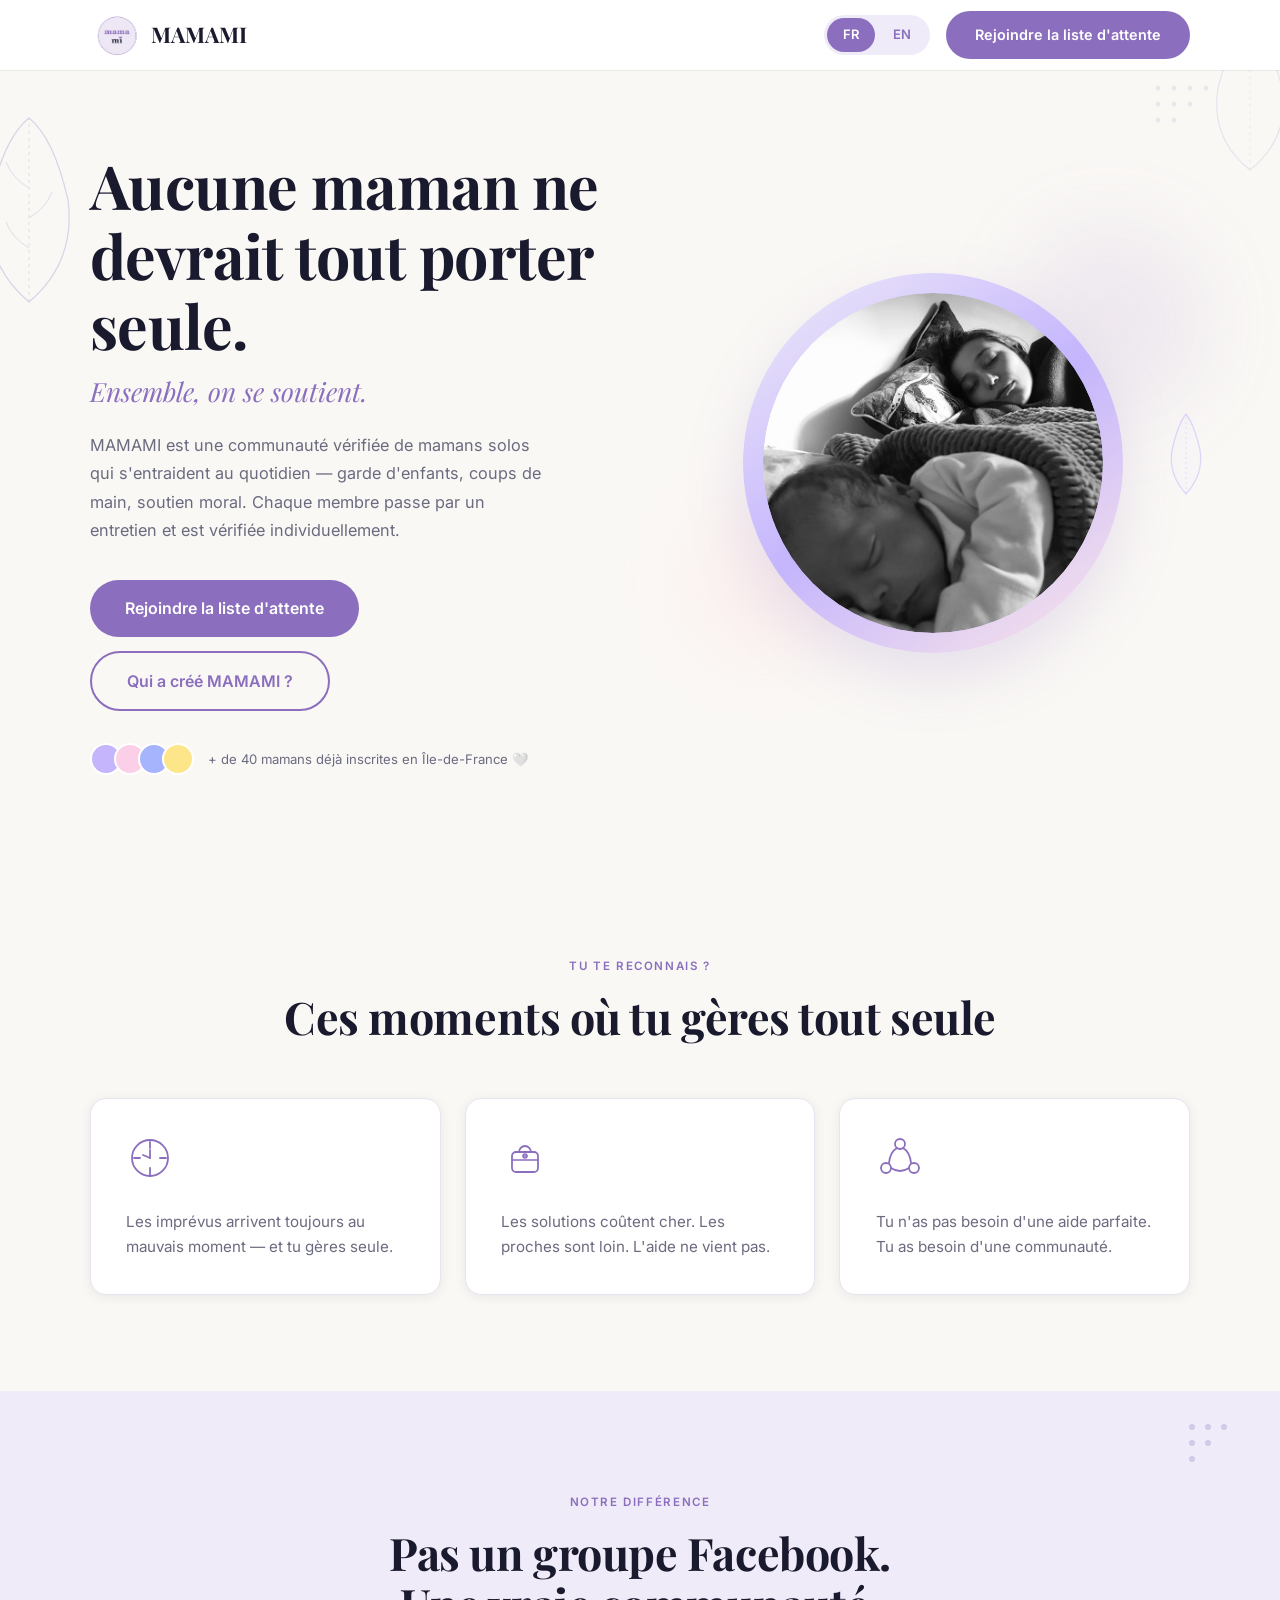
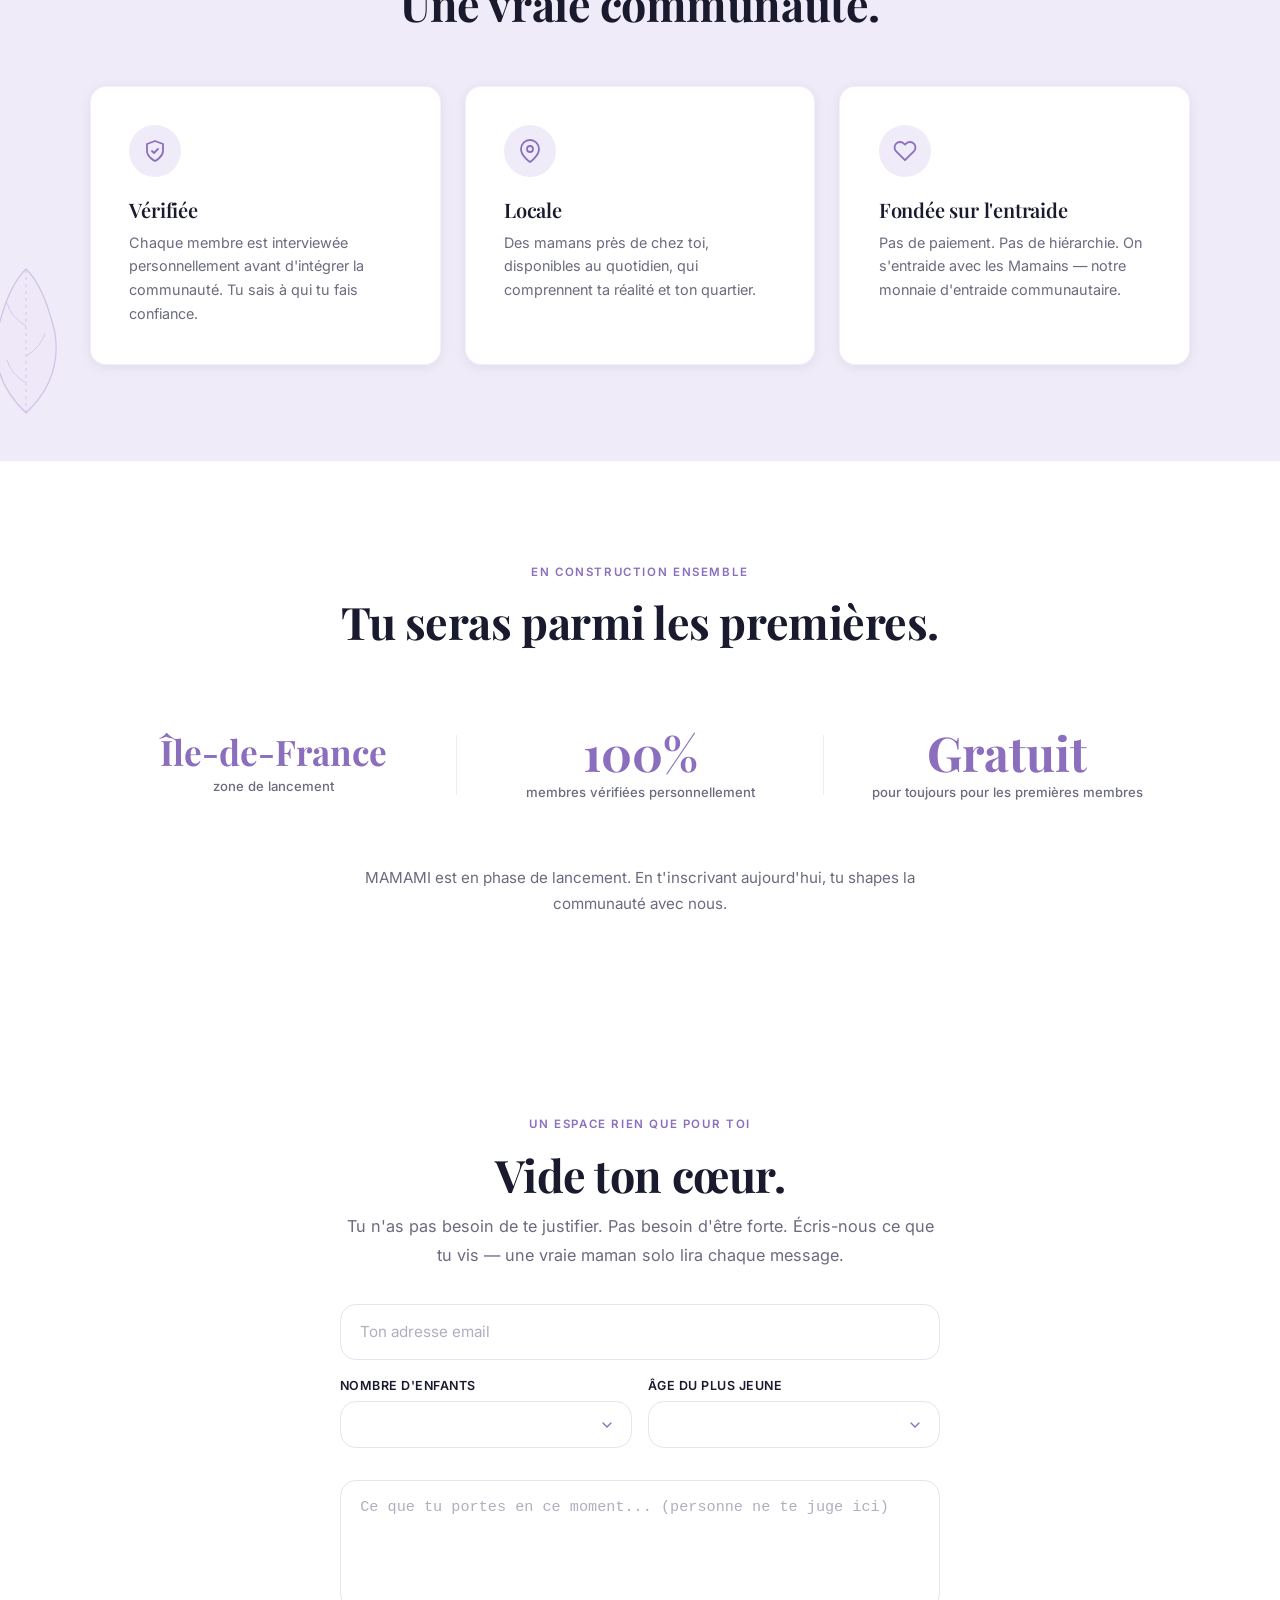
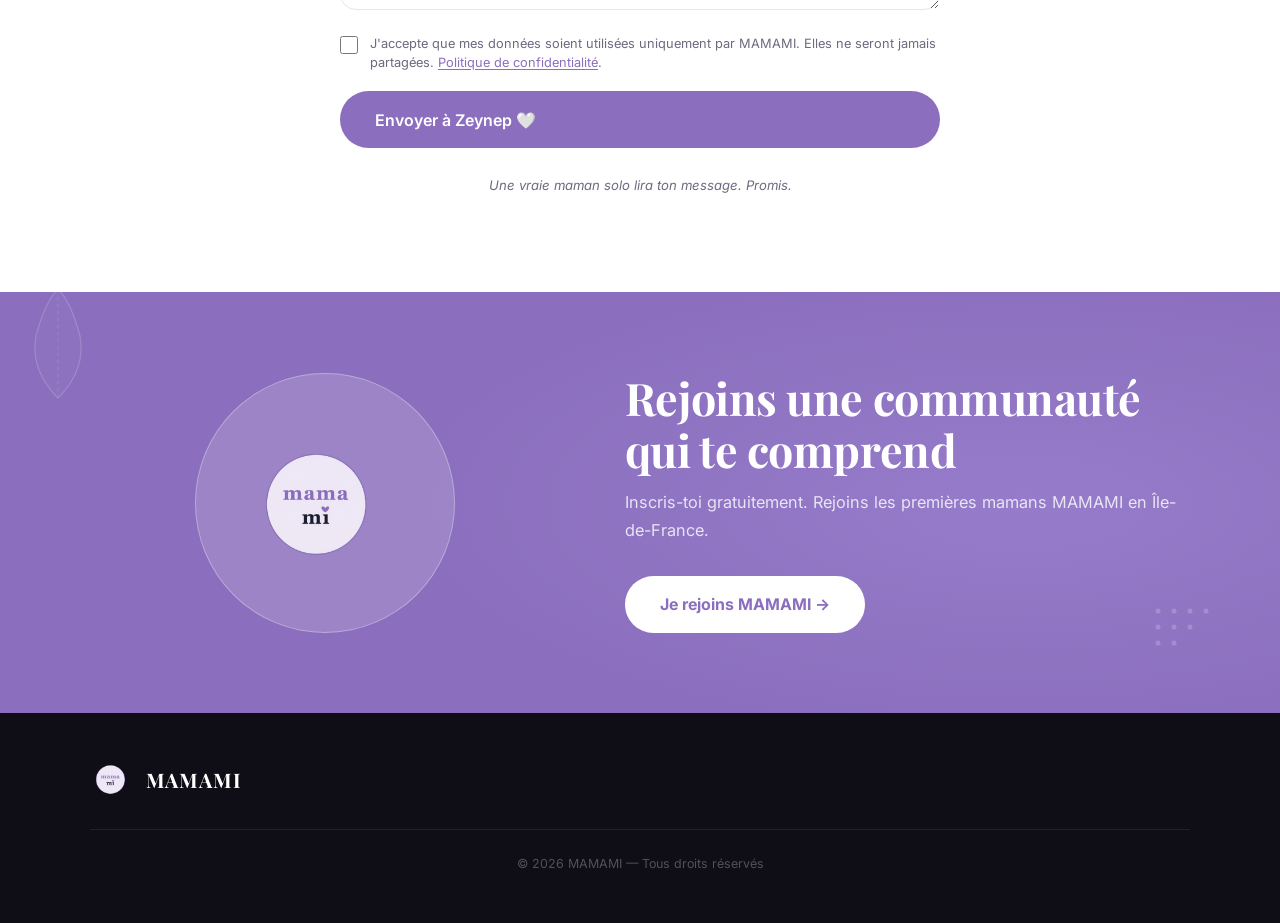
<file: index.html>
<!DOCTYPE html>
<html lang="fr">
<head>
  <meta charset="UTF-8">
  <meta name="viewport" content="width=device-width, initial-scale=1.0">
  <title>MAMAMI — L'entraide vérifiée entre mamans solos</title>
  <meta name="description" content="Communauté vérifiée de mamans solos en Île-de-France. Garde d'enfants, coups de main, soutien moral. Chaque membre interviewée personnellement.">
  <link rel="preconnect" href="https://fonts.googleapis.com">
  <link rel="preconnect" href="https://fonts.gstatic.com" crossorigin>
  <link href="https://fonts.googleapis.com/css2?family=Playfair+Display:ital,wght@0,400;0,600;0,700;1,400;1,600&family=Inter:wght@300;400;500;600&display=swap" rel="stylesheet">
  <style>
    /* ─── TOKENS ─── */
    :root {
      --bg:        #FAF8F5;
      --bg-dark:   #0F0E17;
      --violet:    #8B6FBE;
      --violet-hv: #7A5FB0;
      --lavender:  #F0EBF8;
      --blush:     #FDE8E8;
      --text:      #1A1A2E;
      --muted:     #6B6B80;
      --border:    #E8E3F0;
      --white:     #FFFFFF;
      --r:         16px;
      --r-pill:    999px;
      --shadow:    0 4px 24px rgba(139,111,190,.10);
      --shadow-sm: 0 2px 12px rgba(26,26,46,.07);
      --f-serif:   'Playfair Display', Georgia, serif;
      --f-sans:    'Inter', -apple-system, sans-serif;
      --ease:      220ms ease;
    }

    /* ─── RESET ─── */
    *, *::before, *::after { box-sizing: border-box; margin: 0; padding: 0; }
    html { scroll-behavior: smooth; }
    body { font-family: var(--f-sans); background: var(--bg); color: var(--text); font-size: 16px; line-height: 1.65; overflow-x: hidden; }
    img { display: block; max-width: 100%; }
    a { color: inherit; text-decoration: none; }
    ul { list-style: none; }
    button { border: none; background: none; cursor: pointer; font: inherit; }
    input { font: inherit; }

    /* ─── LAYOUT ─── */
    .container { width: min(1100px, 100% - 2.5rem); margin-inline: auto; }

    /* ─── TYPOGRAPHY ─── */
    h1, h2, h3 { font-family: var(--f-serif); font-weight: 700; line-height: 1.15; letter-spacing: -.01em; }
    h1 { font-size: clamp(2.4rem, 5.5vw, 3.8rem); }
    h2 { font-size: clamp(1.8rem, 3.5vw, 2.8rem); }
    h3 { font-size: clamp(1.15rem, 1.8vw, 1.4rem); font-weight: 600; }

    /* ─── BUTTONS ─── */
    .btn {
      display: inline-flex; align-items: center; gap: .4rem;
      padding: .78rem 1.8rem; border-radius: var(--r-pill);
      font-family: var(--f-sans); font-size: .9rem; font-weight: 600;
      transition: background var(--ease), box-shadow var(--ease), transform var(--ease), color var(--ease), border-color var(--ease);
    }
    .btn-primary { background: var(--violet); color: var(--white); }
    .btn-primary:hover { background: var(--violet-hv); box-shadow: 0 6px 20px rgba(139,111,190,.36); transform: translateY(-1px); }
    .btn-ghost { background: transparent; color: var(--violet); border: 2px solid var(--violet); }
    .btn-ghost:hover { background: var(--lavender); transform: translateY(-1px); }
    .btn-white { background: var(--white); color: var(--violet); font-weight: 700; }
    .btn-white:hover { background: var(--lavender); box-shadow: 0 6px 20px rgba(0,0,0,.15); transform: translateY(-1px); }
    .btn-lg { padding: .95rem 2.2rem; font-size: 1rem; }

    /* ─── SCROLL REVEAL ─── */
    .reveal { opacity: 0; transform: translateY(24px); transition: opacity .65s cubic-bezier(.22,.68,0,1.2), transform .65s cubic-bezier(.22,.68,0,1.2); }
    .reveal.in { opacity: 1; transform: none; }
    .d1 { transition-delay: .08s; }
    .d2 { transition-delay: .16s; }
    .d3 { transition-delay: .24s; }

    /* ─── NAV ─── */
    .nav {
      position: fixed; top: 0; left: 0; right: 0; z-index: 100;
      background: var(--white);
      box-shadow: 0 1px 0 rgba(0,0,0,.06);
    }
    .nav__inner { display: flex; align-items: center; justify-content: space-between; height: 70px; }
    .logo { display: flex; align-items: center; font-family: var(--f-serif); font-size: 1.35rem; font-weight: 700; color: var(--text); }
    .nav__toggle { display: none; flex-direction: column; gap: 5px; width: 26px; padding: 2px; }
    .nav__toggle span { display: block; height: 2px; background: var(--text); border-radius: 2px; transition: all var(--ease); }
    .nav__toggle.open span:nth-child(1) { transform: translateY(7px) rotate(45deg); }
    .nav__toggle.open span:nth-child(2) { opacity: 0; }
    .nav__toggle.open span:nth-child(3) { transform: translateY(-7px) rotate(-45deg); }

    /* ─── BOTANICAL HELPERS ─── */
    .bot { position: absolute; pointer-events: none; }

    /* ─── OVERLINE ─── */
    .overline {
      display: inline-block; font-size: .72rem; font-weight: 600;
      letter-spacing: .14em; text-transform: uppercase;
      color: var(--violet); margin-bottom: .9rem;
    }

    /* ─── HERO ─── */
    .hero {
      padding: calc(70px + 5rem) 0 5rem;
      min-height: 95vh; display: flex; align-items: center;
      position: relative; overflow: hidden;
    }
    .hero__grid { display: grid; grid-template-columns: 1fr 1fr; gap: 4.5rem; align-items: center; }
    .hero__content { position: relative; z-index: 1; }
    .hero__headline { color: var(--text); margin-bottom: .9rem; }
    .hero__subline {
      font-family: var(--f-serif); font-style: italic; font-size: clamp(1.2rem, 2.5vw, 1.65rem);
      font-weight: 400; color: var(--violet); margin-bottom: 1.4rem; line-height: 1.3;
    }
    .hero__body { font-size: 1.02rem; color: var(--muted); max-width: 460px; margin-bottom: 2.2rem; line-height: 1.75; }
    .hero__actions { display: flex; flex-wrap: wrap; gap: .85rem; margin-bottom: 2rem; }
    .hero__proof { display: flex; align-items: center; gap: .85rem; }
    .hero__avatars { display: flex; }
    .hero__avatar { width: 32px; height: 32px; border-radius: 50%; border: 2.5px solid var(--white); margin-left: -8px; flex-shrink: 0; }
    .hero__avatars .hero__avatar:first-child { margin-left: 0; }
    .hero__proof-text { font-size: .82rem; color: var(--muted); }

    .hero__visual { position: relative; display: flex; align-items: center; justify-content: center; min-height: 440px; }
    .hero__circle {
      width: 380px; height: 380px; border-radius: 50%;
      background: linear-gradient(145deg, var(--lavender) 0%, #C4B5FD 50%, var(--blush) 100%);
      display: flex; align-items: center; justify-content: center;
      position: relative; z-index: 1;
      box-shadow: 0 24px 60px rgba(139,111,190,.18);
    }
    .hero__circle-inner {
      width: 340px; height: 340px; border-radius: 50%;
      overflow: hidden;
    }
    .hero__blob { position: absolute; border-radius: 50%; filter: blur(40px); opacity: .55; }
    .hero__blob--1 { width: 200px; height: 200px; background: rgba(139,111,190,.2); top: -20px; right: -20px; }
    .hero__blob--2 { width: 160px; height: 160px; background: rgba(253,232,232,.9); bottom: 20px; left: 10px; }

    /* ─── PROBLEM ─── */
    .problem { background: var(--bg); padding: 6rem 0; }
    .problem__header { text-align: center; margin-bottom: 3.5rem; }
    .problem__grid { display: grid; grid-template-columns: repeat(3, 1fr); gap: 1.5rem; }
    .prob-card {
      background: var(--white); border-radius: var(--r);
      padding: 2.2rem; box-shadow: var(--shadow-sm); border: 1px solid var(--border);
      transition: transform var(--ease), box-shadow var(--ease);
    }
    .prob-card:hover { transform: translateY(-4px); box-shadow: var(--shadow); }
    .prob-card__icon { margin-bottom: 1.2rem; }
    .prob-card p { color: var(--muted); font-size: .95rem; line-height: 1.65; }

    /* ─── DIFFERENTIATORS ─── */
    .diff { background: var(--lavender); padding: 6rem 0; position: relative; overflow: hidden; }
    .diff__header { text-align: center; margin-bottom: 3.5rem; }
    .diff__grid { display: grid; grid-template-columns: repeat(3, 1fr); gap: 1.5rem; }
    .diff-card {
      background: var(--white); border-radius: var(--r);
      padding: 2.4rem; box-shadow: var(--shadow-sm); border: 1px solid rgba(139,111,190,.1);
      transition: transform var(--ease), box-shadow var(--ease);
    }
    .diff-card:hover { transform: translateY(-4px); box-shadow: var(--shadow); }
    .diff-card__icon {
      width: 52px; height: 52px; border-radius: 50%;
      background: var(--lavender); display: flex; align-items: center; justify-content: center;
      margin-bottom: 1.3rem;
    }
    .diff-card h3 { margin-bottom: .6rem; color: var(--text); font-size: 1.25rem; }
    .diff-card p { color: var(--muted); font-size: .9rem; line-height: 1.65; }

    /* ─── STATS ─── */
    .stats { background: var(--white); padding: 6rem 0; }
    .stats__header { text-align: center; margin-bottom: 3.5rem; }
    .stats__row {
      display: grid; grid-template-columns: 1fr auto 1fr auto 1fr;
      align-items: center; gap: 0; margin-bottom: 2.5rem;
    }
    .stat-item { text-align: center; padding: 1.5rem 2rem; }
    .stat-item__value {
      font-family: var(--f-serif); font-size: clamp(2rem, 4vw, 3rem);
      font-weight: 700; color: var(--violet); line-height: 1; margin-bottom: .45rem;
    }
    .stat-item__label { font-size: .82rem; color: var(--muted); font-weight: 500; line-height: 1.4; }
    .stat-divider { width: 1px; height: 60px; background: var(--lavender); }
    .stats__note { text-align: center; color: var(--muted); font-size: .95rem; max-width: 580px; margin: 0 auto; line-height: 1.7; }

    /* ─── CTA BANNER ─── */
    .banner { background: var(--violet); padding: 5rem 0; position: relative; overflow: hidden; }
    .banner::before {
      content: ''; position: absolute; inset: 0;
      background: radial-gradient(ellipse 70% 80% at 80% 50%, rgba(196,181,253,.18) 0%, transparent 70%);
      pointer-events: none;
    }
    .banner__grid { display: grid; grid-template-columns: 1fr 1.2fr; gap: 4rem; align-items: center; position: relative; z-index: 1; }
    .banner__visual { display: flex; justify-content: center; }
    .banner__circle {
      width: 240px; height: 240px; border-radius: 50%;
      background: linear-gradient(145deg, rgba(255,255,255,.18) 0%, rgba(196,181,253,.3) 100%);
      border: 2px solid rgba(255,255,255,.2);
      display: flex; align-items: center; justify-content: center;
    }
    .banner__content { color: var(--white); }
    .banner__content h2 { color: var(--white); margin-bottom: .85rem; }
    .banner__content p { color: rgba(255,255,255,.8); margin-bottom: 2rem; font-size: 1.02rem; line-height: 1.7; }

    /* ─── FORM SECTION ─── */
    .form-section { background: var(--bg); padding: 6rem 0; }
    .form-section__inner { max-width: 620px; margin: 0 auto; text-align: center; }
    .form-section__inner h2 { margin-bottom: .75rem; }
    .form-section__inner > p { color: var(--muted); margin-bottom: 2.5rem; font-size: 1.02rem; }

    .waitlist-form { width: 100%; }
    .form-row { display: grid; grid-template-columns: 1fr 1fr; gap: 1rem; margin-bottom: 1rem; }
    .form-input {
      padding: .88rem 1.2rem; width: 100%;
      border: 1.5px solid var(--border); border-radius: var(--r);
      font-size: .95rem; color: var(--text); background: var(--white);
      transition: border-color var(--ease), box-shadow var(--ease); outline: none;
    }
    .form-input:focus { border-color: var(--violet); box-shadow: 0 0 0 3px rgba(139,111,190,.1); }
    .form-input::placeholder { color: #B0AEC0; }
    .form-submit { width: 100%; margin-bottom: .9rem; }
    .form-note { font-size: .78rem; color: var(--muted); }

    .form-success { display: none; background: var(--lavender); border-radius: var(--r); padding: 2.2rem; text-align: center; }
    .form-success.visible { display: block; }
    .form-success__emoji { font-size: 2.2rem; margin-bottom: .75rem; }
    .form-success p { color: var(--violet); font-weight: 600; font-size: 1.05rem; line-height: 1.5; }

    /* ─── VIDE TON CŒUR ─── */
    .vide-coeur { background: var(--white); padding: 6rem 0; }
    .vide-coeur__inner { max-width: 600px; margin: 0 auto; text-align: center; }
    .vide-coeur__inner h2 { margin-bottom: .75rem; }
    .vide-coeur__sub { color: var(--muted); font-size: 1.02rem; line-height: 1.75; margin-bottom: 2.2rem; }
    .vide-form { width: 100%; text-align: left; }
    .vide-form .form-input { margin-bottom: 1rem; }
    .form-label-block { display: flex; flex-direction: column; gap: .3rem; margin-bottom: 1rem; }
    .form-label-block label { font-size: .78rem; font-weight: 600; color: var(--text); letter-spacing: .04em; text-transform: uppercase; }
    .form-select {
      padding: .88rem 1.2rem; width: 100%;
      border: 1.5px solid var(--border); border-radius: var(--r);
      font-size: .95rem; color: var(--text); background: var(--white);
      appearance: none; -webkit-appearance: none;
      background-image: url("data:image/svg+xml,%3Csvg xmlns='http://www.w3.org/2000/svg' width='16' height='16' viewBox='0 0 24 24' fill='none' stroke='%238B6FBE' stroke-width='2' stroke-linecap='round'%3E%3Cpath d='M6 9l6 6 6-6'/%3E%3C/svg%3E");
      background-repeat: no-repeat; background-position: right 1rem center;
      transition: border-color var(--ease), box-shadow var(--ease); outline: none; cursor: pointer;
    }
    .form-select:focus { border-color: var(--violet); box-shadow: 0 0 0 3px rgba(139,111,190,.1); }
    .form-textarea {
      padding: .88rem 1.2rem; width: 100%;
      border: 1.5px solid var(--border); border-radius: var(--r);
      font-size: .95rem; color: var(--text); background: var(--white);
      resize: vertical; line-height: 1.65;
      transition: border-color var(--ease), box-shadow var(--ease); outline: none;
      margin-bottom: 1rem;
    }
    .form-textarea:focus { border-color: var(--violet); box-shadow: 0 0 0 3px rgba(139,111,190,.1); }
    .form-textarea::placeholder { color: #B0AEC0; }
    .form-checkbox-row {
      display: flex; align-items: flex-start; gap: .75rem;
      margin-bottom: 1.2rem; text-align: left;
    }
    .form-checkbox-row input[type="checkbox"] {
      flex-shrink: 0; width: 18px; height: 18px; margin-top: 2px;
      accent-color: var(--violet); cursor: pointer;
    }
    .form-checkbox-row label { font-size: .8rem; color: var(--muted); line-height: 1.5; cursor: pointer; }
    .form-checkbox-row a { color: var(--violet); text-decoration: underline; text-underline-offset: 2px; }
    .vide-form__promise { font-size: .82rem; font-style: italic; color: var(--muted); text-align: center; margin-top: .75rem; }
    .vide-success { display: none; background: var(--lavender); border-radius: var(--r); padding: 2.2rem; text-align: center; margin-top: 1rem; }
    .vide-success.visible { display: block; }
    .vide-success__emoji { font-size: 2.2rem; margin-bottom: .75rem; }
    .vide-success p { color: var(--violet); font-weight: 600; font-size: 1.05rem; line-height: 1.5; }

    /* ─── FOOTER ─── */
    .footer { background: var(--bg-dark); padding: 3rem 0; }
    .footer__grid { display: grid; grid-template-columns: 1fr 1fr; align-items: center; gap: 1.5rem; }
    .footer__email { text-align: center; }
    .footer__email a { color: rgba(255,255,255,.65); font-size: .88rem; transition: color var(--ease); }
    .footer__email a:hover { color: var(--white); }
    .footer__right { display: flex; flex-direction: column; align-items: flex-end; gap: .6rem; }
    .lang-toggle { display: flex; border: 1.5px solid rgba(255,255,255,.2); border-radius: var(--r-pill); overflow: hidden; }
    .lang-btn { padding: .4rem 1rem; font-size: .8rem; font-weight: 600; color: rgba(255,255,255,.5); transition: background var(--ease), color var(--ease); }
    .lang-btn.active { background: var(--violet); color: var(--white); }
    .footer__copy { color: rgba(255,255,255,.28); font-size: .78rem; text-align: center; margin-top: 2rem; padding-top: 1.5rem; border-top: 1px solid rgba(255,255,255,.08); }

    /* ─── BACK TO TOP ─── */
    .back-top {
      position: fixed; bottom: 2rem; right: 2rem; z-index: 90;
      width: 44px; height: 44px; border-radius: 50%;
      background: var(--violet); color: var(--white);
      display: flex; align-items: center; justify-content: center;
      box-shadow: 0 4px 16px rgba(139,111,190,.35);
      opacity: 0; transform: translateY(12px);
      transition: opacity var(--ease), transform var(--ease), background var(--ease);
      pointer-events: none;
    }
    .back-top.visible { opacity: 1; transform: none; pointer-events: auto; }
    .back-top:hover { background: var(--violet-hv); }

    /* ─── RESPONSIVE ─── */
    @media (max-width: 900px) {
      .hero { padding-top: calc(70px + 3rem); min-height: auto; }
      .hero__grid { grid-template-columns: 1fr; gap: 3rem; }
      .hero__visual { order: -1; min-height: 300px; }
      .hero__circle { width: 280px; height: 280px; }
      .hero__circle-inner { width: 248px; height: 248px; }
      .hero__content { text-align: center; }
      .hero__body { max-width: 100%; }
      .hero__actions { justify-content: center; }
      .hero__proof { justify-content: center; }
      .problem__grid, .diff__grid { grid-template-columns: 1fr; }
      .banner__grid { grid-template-columns: 1fr; }
      .banner__visual { display: none; }
      .footer__grid { grid-template-columns: 1fr; text-align: center; }
      .footer__right { align-items: center; }
      .stats__row { grid-template-columns: 1fr; gap: 1.5rem; }
      .stat-divider { display: none; }
    }
    @media (max-width: 620px) {
      .nav__toggle { display: flex; }
      .nav__cta-desktop { display: none; }
      .hero__actions { flex-direction: column; }
      .hero__actions .btn { width: 100%; justify-content: center; }
      .form-row { grid-template-columns: 1fr; }
    }
    @media (min-width: 621px) {
      .nav__toggle { display: none; }
    }
  </style>
</head>
<body>

<!-- ═══ NAV ═══ -->
<nav class="nav" id="nav">
  <div class="container nav__inner">
    <a href="#" class="logo" aria-label="MAMAMI">
      <img src="assets/logo-mamami.png" alt="MAMAMI logo" style="height:48px;width:auto;object-fit:contain;">
      <span data-i18n="logo">MAMAMI</span>
    </a>
    <div style="display:flex;align-items:center;gap:1rem;">
      <div style="display:flex;align-items:center;background:#F0EBF8;border-radius:50px;padding:3px;gap:2px;">
        <button id="btn-fr" onclick="setLang('fr')" style="border:none;cursor:pointer;padding:6px 16px;border-radius:50px;font-size:13px;font-weight:600;font-family:Inter,sans-serif;background:#8B6FBE;color:white;transition:all 0.2s;">FR</button>
        <button id="btn-en" onclick="setLang('en')" style="border:none;cursor:pointer;padding:6px 16px;border-radius:50px;font-size:13px;font-weight:600;font-family:Inter,sans-serif;background:transparent;color:#8B6FBE;transition:all 0.2s;">EN</button>
      </div>
      <a href="#vide-ton-coeur" class="btn btn-primary nav__cta-desktop" data-i18n="nav-cta">Rejoindre la liste d'attente</a>
    </div>
    <button class="nav__toggle" id="navToggle" aria-label="Menu" aria-expanded="false">
      <span></span><span></span><span></span>
    </button>
  </div>
</nav>

<!-- ═══ HERO ═══ -->
<section class="hero" id="accueil">
  <!-- Botanical left -->
  <svg class="bot" style="top:110px;left:-28px;width:115px;opacity:.28" viewBox="0 0 115 200" fill="none" aria-hidden="true">
    <path d="M57 192 Q10 152 18 90 Q32 28 57 8 Q82 28 96 90 Q104 152 57 192Z" stroke="#8B6FBE" stroke-width="1.2" fill="none"/>
    <line x1="57" y1="192" x2="57" y2="8" stroke="#8B6FBE" stroke-width=".8" stroke-dasharray="3 4"/>
    <path d="M57 78 Q40 68 34 52" stroke="#8B6FBE" stroke-width=".8"/>
    <path d="M57 108 Q74 98 80 82" stroke="#8B6FBE" stroke-width=".8"/>
    <path d="M57 138 Q40 128 34 112" stroke="#8B6FBE" stroke-width=".8"/>
  </svg>
  <!-- Dot grid -->
  <svg class="bot" style="top:80px;right:50px;width:80px;opacity:.22" viewBox="0 0 80 80" fill="none" aria-hidden="true">
    <g fill="#8B6FBE" fill-opacity=".6">
      <circle cx="8" cy="8" r="2.5"/><circle cx="24" cy="8" r="2.5"/><circle cx="40" cy="8" r="2.5"/><circle cx="56" cy="8" r="2.5"/>
      <circle cx="8" cy="24" r="2.5"/><circle cx="24" cy="24" r="2.5"/><circle cx="40" cy="24" r="2.5"/>
      <circle cx="8" cy="40" r="2.5"/><circle cx="24" cy="40" r="2.5"/>
    </g>
  </svg>

  <div class="container hero__grid">
    <div class="hero__content">
      <h1 class="hero__headline reveal" data-i18n="hero-headline">Aucune maman ne devrait tout porter seule.</h1>
      <p class="hero__subline reveal d1" data-i18n="hero-subline">Ensemble, on se soutient.</p>
      <p class="hero__body reveal d2" data-i18n="hero-body">MAMAMI est une communauté vérifiée de mamans solos qui s'entraident au quotidien — garde d'enfants, coups de main, soutien moral. Chaque membre passe par un entretien et est vérifiée individuellement.</p>
      <div class="hero__actions reveal d3">
        <a href="#vide-ton-coeur" class="btn btn-primary btn-lg" data-i18n="hero-cta">Rejoindre la liste d'attente</a>
        <a href="fondatrice.html" class="btn btn-ghost btn-lg" data-i18n="hero-more">Qui a créé MAMAMI ?</a>
      </div>
      <div class="hero__proof reveal" style="transition-delay:.32s">
        <div class="hero__avatars">
          <div class="hero__avatar" style="background:#C4B5FD;"></div>
          <div class="hero__avatar" style="background:#FBCFE8;"></div>
          <div class="hero__avatar" style="background:#A5B4FC;"></div>
          <div class="hero__avatar" style="background:#FDE68A;"></div>
        </div>
        <span class="hero__proof-text" data-i18n="hero-proof">+ de 40 mamans déjà inscrites en Île-de-France 🤍</span>
      </div>
    </div>

    <div class="hero__visual reveal d1">
      <div class="hero__blob hero__blob--1"></div>
      <div class="hero__blob hero__blob--2"></div>
      <div class="hero__circle">
        <div class="hero__circle-inner">
          <img src="assets/photo-hero.jpg" alt="Zeynep et son fils" style="width:100%;height:100%;object-fit:cover;border-radius:50%;">
        </div>
      </div>
      <!-- small leaf -->
      <svg class="bot" style="right:-18px;top:38%;width:44px;opacity:.5" viewBox="0 0 44 88" fill="none" aria-hidden="true">
        <path d="M22 84 Q4 64 8 40 Q14 14 22 4 Q30 14 36 40 Q40 64 22 84Z" stroke="#C4B5FD" stroke-width="1.3" fill="#F0EBF8" fill-opacity=".4"/>
        <line x1="22" y1="84" x2="22" y2="4" stroke="#C4B5FD" stroke-width=".8" stroke-dasharray="2 3"/>
      </svg>
    </div>
  </div>
</section>

<!-- ═══ PROBLEM ═══ -->
<section class="problem" id="probleme">
  <svg class="bot" style="right:-20px;top:20px;width:100px;opacity:.16" viewBox="0 0 100 160" fill="none" aria-hidden="true">
    <path d="M50 150 Q10 118 18 68 Q30 20 50 5 Q70 20 82 68 Q90 118 50 150Z" stroke="#8B6FBE" stroke-width="1.2" fill="none"/>
    <line x1="50" y1="150" x2="50" y2="5" stroke="#8B6FBE" stroke-width=".7" stroke-dasharray="3 4"/>
  </svg>
  <div class="container">
    <div class="problem__header reveal">
      <span class="overline" data-i18n="prob-overline">Tu te reconnais ?</span>
      <h2 data-i18n="prob-title">Ces moments où tu gères tout seule</h2>
    </div>
    <div class="problem__grid">

      <!-- Card 1: clock -->
      <div class="prob-card reveal d1">
        <div class="prob-card__icon">
          <svg width="48" height="48" viewBox="0 0 48 48" fill="none" stroke="#8B6FBE" stroke-width="1.8" stroke-linecap="round" stroke-linejoin="round" aria-hidden="true">
            <circle cx="24" cy="24" r="18"/>
            <line x1="24" y1="8" x2="24" y2="14"/>
            <line x1="24" y1="34" x2="24" y2="42"/>
            <line x1="8" y1="24" x2="14" y2="24"/>
            <line x1="34" y1="24" x2="40" y2="24"/>
            <line x1="24" y1="24" x2="24" y2="16"/>
            <line x1="24" y1="24" x2="17" y2="21"/>
          </svg>
        </div>
        <p data-i18n="prob-1">Les imprévus arrivent toujours au mauvais moment — et tu gères seule.</p>
      </div>

      <!-- Card 2: handbag -->
      <div class="prob-card reveal d2">
        <div class="prob-card__icon">
          <svg width="48" height="48" viewBox="0 0 48 48" fill="none" xmlns="http://www.w3.org/2000/svg" aria-hidden="true">
            <path d="M18 18c0-3.3 2.7-6 6-6s6 2.7 6 6" stroke="#8B6FBE" stroke-width="1.8" stroke-linecap="round" fill="none"/>
            <rect x="11" y="18" width="26" height="20" rx="4" stroke="#8B6FBE" stroke-width="1.8" fill="none"/>
            <path d="M11 26h26" stroke="#8B6FBE" stroke-width="1.4" stroke-linecap="round"/>
            <circle cx="24" cy="22" r="2" stroke="#8B6FBE" stroke-width="1.4" fill="none"/>
            <path d="M22 22h4" stroke="#8B6FBE" stroke-width="1.4" stroke-linecap="round"/>
          </svg>
        </div>
        <p data-i18n="prob-2">Les solutions coûtent cher. Les proches sont loin. L'aide ne vient pas.</p>
      </div>

      <!-- Card 3: community network -->
      <div class="prob-card reveal d3">
        <div class="prob-card__icon">
          <svg width="48" height="48" viewBox="0 0 48 48" fill="none" stroke="#8B6FBE" stroke-width="1.8" stroke-linecap="round" stroke-linejoin="round" aria-hidden="true">
            <circle cx="24" cy="10" r="5"/>
            <circle cx="10" cy="34" r="5"/>
            <circle cx="38" cy="34" r="5"/>
            <path d="M21 14 Q14 18 13 29"/>
            <path d="M27 14 Q34 18 35 29"/>
            <path d="M15 34 Q24 40 33 34"/>
          </svg>
        </div>
        <p data-i18n="prob-3">Tu n'as pas besoin d'une aide parfaite. Tu as besoin d'une communauté.</p>
      </div>

    </div>
  </div>
</section>

<!-- ═══ DIFF ═══ -->
<section class="diff" id="differences">
  <svg class="bot" style="left:-18px;bottom:40px;width:88px;opacity:.32" viewBox="0 0 88 160" fill="none" aria-hidden="true">
    <path d="M44 152 Q8 118 15 72 Q26 25 44 8 Q62 25 73 72 Q80 118 44 152Z" stroke="#8B6FBE" stroke-width="1.2" fill="#C4B5FD" fill-opacity=".18"/>
    <line x1="44" y1="152" x2="44" y2="8" stroke="#8B6FBE" stroke-width=".8" stroke-dasharray="3 4"/>
    <path d="M44 65 Q29 56 25 42" stroke="#8B6FBE" stroke-width=".8"/>
    <path d="M44 95 Q59 86 63 72" stroke="#8B6FBE" stroke-width=".8"/>
    <path d="M44 122 Q29 113 25 99" stroke="#8B6FBE" stroke-width=".8"/>
  </svg>
  <svg class="bot" style="right:28px;top:28px;width:68px;opacity:.28" viewBox="0 0 68 68" fill="none" aria-hidden="true">
    <g fill="#8B6FBE">
      <circle cx="8" cy="8" r="3"/><circle cx="24" cy="8" r="3"/><circle cx="40" cy="8" r="3"/>
      <circle cx="8" cy="24" r="3"/><circle cx="24" cy="24" r="3"/>
      <circle cx="8" cy="40" r="3"/>
    </g>
  </svg>
  <div class="container">
    <div class="diff__header reveal">
      <span class="overline" data-i18n="diff-overline">Notre différence</span>
      <h2 data-i18n="diff-title">Pas un groupe Facebook.<br>Une vraie communauté.</h2>
    </div>
    <div class="diff__grid">
      <div class="diff-card reveal d1">
        <div class="diff-card__icon">
          <svg width="24" height="24" viewBox="0 0 24 24" fill="none" stroke="#8B6FBE" stroke-width="1.8" stroke-linecap="round" stroke-linejoin="round">
            <path d="M12 22s8-4 8-10V5l-8-3-8 3v7c0 6 8 10 8 10z"/><path d="M9 12l2 2 4-4"/>
          </svg>
        </div>
        <h3 data-i18n="diff-1-title">Vérifiée</h3>
        <p data-i18n="diff-1-body">Chaque membre est interviewée personnellement avant d'intégrer la communauté. Tu sais à qui tu fais confiance.</p>
      </div>
      <div class="diff-card reveal d2">
        <div class="diff-card__icon">
          <svg width="24" height="24" viewBox="0 0 24 24" fill="none" stroke="#8B6FBE" stroke-width="1.8" stroke-linecap="round" stroke-linejoin="round">
            <path d="M21 10c0 7-9 13-9 13s-9-6-9-13a9 9 0 0 1 18 0z"/><circle cx="12" cy="10" r="3"/>
          </svg>
        </div>
        <h3 data-i18n="diff-2-title">Locale</h3>
        <p data-i18n="diff-2-body">Des mamans près de chez toi, disponibles au quotidien, qui comprennent ta réalité et ton quartier.</p>
      </div>
      <div class="diff-card reveal d3">
        <div class="diff-card__icon">
          <svg width="24" height="24" viewBox="0 0 24 24" fill="none" stroke="#8B6FBE" stroke-width="1.8" stroke-linecap="round" stroke-linejoin="round">
            <path d="M20.84 4.61a5.5 5.5 0 0 0-7.78 0L12 5.67l-1.06-1.06a5.5 5.5 0 0 0-7.78 7.78l1.06 1.06L12 21.23l7.78-7.78 1.06-1.06a5.5 5.5 0 0 0 0-7.78z"/>
          </svg>
        </div>
        <h3 data-i18n="diff-3-title">Fondée sur l'entraide</h3>
        <p data-i18n="diff-3-body">Pas de paiement. Pas de hiérarchie. On s'entraide avec les Mamains — notre monnaie d'entraide communautaire.</p>
      </div>
    </div>
  </div>
</section>

<!-- ═══ STATS ═══ -->
<section class="stats" id="lancement">
  <div class="container">
    <div class="stats__header reveal">
      <span class="overline" data-i18n="stats-overline">En construction ensemble</span>
      <h2 data-i18n="stats-title">Tu seras parmi les premières.</h2>
    </div>
    <div class="stats__row reveal d1">
      <div class="stat-item">
        <div class="stat-item__value" style="font-size:2.2rem;white-space:nowrap;">Île-de-France</div>
        <div class="stat-item__label" data-i18n="stats-label-1">zone de lancement</div>
      </div>
      <div class="stat-divider"></div>
      <div class="stat-item">
        <div class="stat-item__value">100%</div>
        <div class="stat-item__label" data-i18n="stats-label-2">membres vérifiées personnellement</div>
      </div>
      <div class="stat-divider"></div>
      <div class="stat-item">
        <div class="stat-item__value">Gratuit</div>
        <div class="stat-item__label" data-i18n="stats-label-3">pour toujours pour les premières membres</div>
      </div>
    </div>
    <p class="stats__note reveal d2" data-i18n="stats-note">MAMAMI est en phase de lancement. En t'inscrivant aujourd'hui, tu shapes la communauté avec nous.</p>
  </div>
</section>

<!-- ═══ VIDE TON CŒUR ═══ -->
<section class="vide-coeur" id="vide-ton-coeur">
  <div class="container">
    <div class="vide-coeur__inner reveal">
      <span class="overline" data-i18n="vide-overline">Un espace rien que pour toi</span>
      <h2 data-i18n="vide-title">Vide ton cœur.</h2>
      <p class="vide-coeur__sub" data-i18n="vide-sub">Tu n'as pas besoin de te justifier. Pas besoin d'être forte. Écris-nous ce que tu vis — une vraie maman solo lira chaque message.</p>
      <form class="vide-form" id="videForm" name="vide-ton-coeur" method="POST" action="/success.html" netlify>
        <input class="form-input" type="email" name="email" placeholder="Ton adresse email" required data-i18n-placeholder="form-ph-email">
        <div class="form-row">
          <div class="form-label-block">
            <label for="nombre-enfants" data-i18n="vide-label-enfants">Nombre d'enfants</label>
            <select class="form-select" id="nombre-enfants" name="nombre-enfants" required>
              <option value="" disabled selected></option>
              <option value="1">1</option>
              <option value="2">2</option>
              <option value="3">3</option>
              <option value="4+">4+</option>
            </select>
          </div>
          <div class="form-label-block">
            <label for="age-enfant" data-i18n="vide-label-age">Âge du plus jeune</label>
            <select class="form-select" id="age-enfant" name="age-enfant" required>
              <option value="" disabled selected></option>
              <option value="0-2 ans">0–2 ans</option>
              <option value="3-5 ans">3–5 ans</option>
              <option value="6-10 ans">6–10 ans</option>
              <option value="11-15 ans">11–15 ans</option>
              <option value="16+ ans">16+ ans</option>
            </select>
          </div>
        </div>
        <textarea class="form-textarea" name="message" rows="4" placeholder="Ce que tu portes en ce moment... (personne ne te juge ici)" required data-i18n-placeholder="vide-ph-message"></textarea>
        <div class="form-checkbox-row">
          <input type="checkbox" id="rgpd-vide" name="rgpd" required>
          <label for="rgpd-vide"><span data-i18n="vide-rgpd">J'accepte que mes données soient utilisées uniquement par MAMAMI. Elles ne seront jamais partagées.</span> <a href="politique-de-confidentialite.html" style="color:#8B6FBE;">Politique de confidentialité</a>.</label>
        </div>
        <button type="submit" class="btn btn-primary btn-lg form-submit" data-i18n="vide-btn">Envoyer à Zeynep 🤍</button>
        <p class="vide-form__promise" data-i18n="vide-promise">Une vraie maman solo lira ton message. Promis.</p>
      </form>
      <div class="vide-success" id="videSuccess">
        <div class="vide-success__emoji">🤍</div>
        <p>Merci pour ta confiance. Ton message a été reçu — on te lit avec attention.</p>
      </div>
    </div>
  </div>
</section>

<!-- ═══ BANNER ═══ -->
<section class="banner" id="communaute">
  <svg class="bot" style="right:50px;bottom:30px;width:80px;opacity:.18" viewBox="0 0 80 80" fill="none" aria-hidden="true">
    <g fill="white">
      <circle cx="8" cy="8" r="2.5"/><circle cx="24" cy="8" r="2.5"/><circle cx="40" cy="8" r="2.5"/><circle cx="56" cy="8" r="2.5"/>
      <circle cx="8" cy="24" r="2.5"/><circle cx="24" cy="24" r="2.5"/><circle cx="40" cy="24" r="2.5"/>
      <circle cx="8" cy="40" r="2.5"/><circle cx="24" cy="40" r="2.5"/>
    </g>
  </svg>
  <svg class="bot" style="left:24px;top:-8px;width:68px;opacity:.18" viewBox="0 0 68 120" fill="none" aria-hidden="true">
    <path d="M34 114 Q6 86 12 52 Q21 18 34 5 Q47 18 56 52 Q62 86 34 114Z" stroke="white" stroke-width="1.2" fill="white" fill-opacity=".12"/>
    <line x1="34" y1="114" x2="34" y2="5" stroke="white" stroke-width=".8" stroke-dasharray="3 4"/>
  </svg>
  <div class="container banner__grid">
    <div class="banner__visual">
      <div style="width:260px;height:260px;border-radius:50%;background:rgba(255,255,255,0.15);border:1.5px solid rgba(255,255,255,0.3);display:flex;align-items:center;justify-content:center;flex-shrink:0;">
        <img src="assets/logo-mamami.png" alt="MAMAMI" style="width:160px;height:160px;object-fit:contain;">
      </div>
    </div>
    <div class="banner__content reveal">
      <h2 data-i18n="banner-title">Rejoins une communauté qui te comprend</h2>
      <p data-i18n="banner-body">Inscris-toi gratuitement. Rejoins les premières mamans MAMAMI en Île-de-France.</p>
      <a href="#vide-ton-coeur" class="btn btn-white btn-lg" data-i18n="banner-cta">Je rejoins MAMAMI →</a>
    </div>
  </div>
</section>

<!-- ═══ FOOTER ═══ -->
<footer class="footer">
  <div class="container">
    <div class="footer__grid">
      <div class="footer__logo">
        <div style="display:flex;align-items:center;gap:10px;">
          <img src="assets/logo-mamami.png" alt="MAMAMI" style="height: 36px; width: auto; object-fit: contain;">
          <span style="font-family:'Playfair Display',Georgia,serif;font-size:1.25rem;font-weight:700;color:white;letter-spacing:.04em;">MAMAMI</span>
        </div>
      </div>
    </div>
    <p class="footer__copy" data-i18n="footer-copy">© 2026 MAMAMI — Tous droits réservés</p>
  </div>
</footer>

<!-- ═══ BACK TO TOP ═══ -->
<button class="back-top" id="backTop" aria-label="Retour en haut">
  <svg width="18" height="18" viewBox="0 0 18 18" fill="none" stroke="white" stroke-width="2.2" stroke-linecap="round">
    <path d="M9 14V4"/><path d="M4 8l5-5 5 5"/>
  </svg>
</button>

<script>
/* ─── TRANSLATIONS ─── */
const T = {
  fr: {
    'logo':          'MAMAMI',
    'nav-cta':       "Rejoindre la liste d'attente",
    'hero-headline': 'Aucune maman ne devrait tout porter seule.',
    'hero-subline':  'Ensemble, on se soutient.',
    'hero-body':     "MAMAMI est une communauté vérifiée de mamans solos qui s'entraident au quotidien — garde d'enfants, coups de main, soutien moral. Chaque membre passe par un entretien et est vérifiée individuellement.",
    'hero-cta':      "Rejoindre la liste d'attente",
    'hero-more':     'Qui a créé MAMAMI ?',
    'hero-proof':    '+ de 40 mamans déjà inscrites en Île-de-France 🤍',
    'prob-overline': 'Tu te reconnais ?',
    'prob-title':    'Ces moments où tu gères tout seule',
    'prob-1':        "Les imprévus arrivent toujours au mauvais moment — et tu gères seule.",
    'prob-2':        "Les solutions coûtent cher. Les proches sont loin. L'aide ne vient pas.",
    'prob-3':        "Tu n'as pas besoin d'une aide parfaite. Tu as besoin d'une communauté.",
    'diff-overline': 'Notre différence',
    'diff-title':    'Pas un groupe Facebook. Une vraie communauté.',
    'diff-1-title':  'Vérifiée',
    'diff-1-body':   "Chaque membre est interviewée personnellement avant d'intégrer la communauté. Tu sais à qui tu fais confiance.",
    'diff-2-title':  'Locale',
    'diff-2-body':   "Des mamans près de chez toi, disponibles au quotidien, qui comprennent ta réalité et ton quartier.",
    'diff-3-title':  "Fondée sur l'entraide",
    'diff-3-body':   "Pas de paiement. Pas de hiérarchie. On s'entraide avec les Mamains — notre monnaie d'entraide communautaire.",
    'banner-title':  'Rejoins une communauté qui te comprend',
    'banner-body':   'Inscris-toi gratuitement. Rejoins les premières mamans MAMAMI en Île-de-France.',
    'banner-cta':    'Je rejoins MAMAMI →',
    'form-overline': "Liste d'attente",
    'form-title':    "Rejoins la liste d'attente",
    'form-sub':      'Sois parmi les premières à accéder à MAMAMI. Gratuit. Sans engagement.',
    'form-ph-prenom':'Ton prénom',
    'form-ph-email': 'Ton adresse email',
    'form-btn':      'Je rejoins MAMAMI 🤍',
    'form-note':     'Gratuit. Pas de spam. Tu peux te désinscrire à tout moment.',
    'stats-overline': 'En construction ensemble',
    'stats-title':    'Tu seras parmi les premières.',
    'stats-label-1':  'zone de lancement',
    'stats-label-2':  'membres vérifiées personnellement',
    'stats-label-3':  'pour toujours pour les premières membres',
    'stats-note':     "MAMAMI est en phase de lancement. En t'inscrivant aujourd'hui, tu shapes la communauté avec nous.",
    'vide-overline':  'Un espace rien que pour toi',
    'vide-title':     'Vide ton cœur.',
    'vide-sub':       "Tu n'as pas besoin de te justifier. Pas besoin d'être forte. Écris-nous ce que tu vis — une vraie maman solo lira chaque message.",
    'vide-label-enfants': "Nombre d'enfants",
    'vide-label-age': 'Âge du plus jeune',
    'vide-ph-message':'Ce que tu portes en ce moment... (personne ne te juge ici)',
    'vide-rgpd':      "J'accepte que mes données soient utilisées uniquement par MAMAMI. Elles ne seront jamais partagées.",
    'vide-btn':       'Envoyer à Zeynep 🤍',
    'vide-promise':   'Une vraie maman solo lira ton message. Promis.',
    'footer-copy':   '© 2026 MAMAMI — Tous droits réservés',
    'success':       (n) => `Merci ${n} ! Tu es sur la liste 🤍 On te contacte très bientôt.`
  },
  en: {
    'logo':          'MAMAMI',
    'nav-cta':       'Join the waitlist',
    'hero-headline': 'No mother should carry everything alone.',
    'hero-subline':  'Together, we lift each other up.',
    'hero-body':     'MAMAMI is a verified community of solo mothers who support each other daily — childcare, helping hands, emotional support. Every member is personally interviewed and verified.',
    'hero-cta':      'Join the waitlist',
    'hero-more':     'Who created MAMAMI?',
    'hero-proof':    '+ 40 mothers already registered in Île-de-France 🤍',
    'prob-overline': 'Do you recognise yourself?',
    'prob-title':    'Those moments when you handle everything alone',
    'prob-1':        "Unexpected situations always happen at the worst time — and you handle them alone.",
    'prob-2':        "Solutions are expensive. Family is far away. Help doesn't come.",
    'prob-3':        "You don't need perfect help. You need a community.",
    'diff-overline': 'Our difference',
    'diff-title':    'Not a Facebook group. A real community.',
    'diff-1-title':  'Verified',
    'diff-1-body':   "Every member is personally interviewed before joining the community. You know who you're trusting.",
    'diff-2-title':  'Local',
    'diff-2-body':   "Mothers near you, available daily, who understand your reality and your neighbourhood.",
    'diff-3-title':  'Built on mutual aid',
    'diff-3-body':   "No payment. No hierarchy. We help each other with Mamains — our community mutual-aid currency.",
    'banner-title':  'Join a community that understands you',
    'banner-body':   'Sign up for free. Join the first MAMAMI mothers in Île-de-France.',
    'banner-cta':    "I'm joining MAMAMI →",
    'form-overline': 'Waitlist',
    'form-title':    'Join the waitlist',
    'form-sub':      'Be among the first to access MAMAMI. Free. No commitment.',
    'form-ph-prenom':'Your first name',
    'form-ph-email': 'Your email address',
    'form-btn':      "I'm joining MAMAMI 🤍",
    'form-note':     'Free. No spam. You can unsubscribe at any time.',
    'stats-overline': 'Building together',
    'stats-title':    "You'll be among the first.",
    'stats-label-1':  'launch zone',
    'stats-label-2':  'personally verified members',
    'stats-label-3':  'forever for founding members',
    'stats-note':     'MAMAMI is in launch phase. By signing up today, you shape the community with us.',
    'vide-overline':  'A space just for you',
    'vide-title':     'Empty your heart.',
    'vide-sub':       "You don't need to justify yourself. You don't need to be strong. Write to us what you're going through — a real solo mom will read every message.",
    'vide-label-enfants': 'Number of children',
    'vide-label-age': 'Age of youngest',
    'vide-ph-message': "What you're carrying right now... (no one judges you here)",
    'vide-rgpd':      'I agree that my data will be used only by MAMAMI. It will never be shared.',
    'vide-btn':       'Send to Zeynep 🤍',
    'vide-promise':   'A real solo mom will read your message. Promise.',
    'footer-copy':   '© 2026 MAMAMI — All rights reserved',
    'success':       (n) => `Thank you ${n}! You're on the list 🤍 We'll be in touch very soon.`
  }
};

let currentLang = 'fr';

function setLang(lang) {
  currentLang = lang;
  const t = T[lang];
  document.querySelectorAll('[data-i18n]').forEach(el => {
    const key = el.dataset.i18n;
    if (t[key] && typeof t[key] === 'string') el.textContent = t[key];
  });
  document.querySelectorAll('[data-i18n-placeholder]').forEach(el => {
    const key = el.dataset.i18nPlaceholder;
    if (t[key]) el.placeholder = t[key];
  });
  const btnFr = document.getElementById('btn-fr');
  const btnEn = document.getElementById('btn-en');
  btnFr.style.background = lang === 'fr' ? '#8B6FBE' : 'transparent';
  btnFr.style.color      = lang === 'fr' ? 'white'   : '#8B6FBE';
  btnEn.style.background = lang === 'en' ? '#8B6FBE' : 'transparent';
  btnEn.style.color      = lang === 'en' ? 'white'   : '#8B6FBE';
  document.documentElement.lang = lang;
}

/* ─── BACK TO TOP ─── */
const backTop = document.getElementById('backTop');
window.addEventListener('scroll', () => {
  backTop.classList.toggle('visible', window.scrollY > 300);
}, { passive: true });
backTop.addEventListener('click', () => window.scrollTo({ top: 0, behavior: 'smooth' }));

/* ─── MOBILE NAV ─── */
const navToggle = document.getElementById('navToggle');
navToggle.addEventListener('click', () => {
  const open = navToggle.classList.toggle('open');
  navToggle.setAttribute('aria-expanded', String(open));
});

/* ─── SCROLL REVEAL ─── */
const obs = new IntersectionObserver((entries) => {
  entries.forEach(e => {
    if (e.isIntersecting) { e.target.classList.add('in'); obs.unobserve(e.target); }
  });
}, { threshold: 0.12 });
document.querySelectorAll('.reveal').forEach(el => obs.observe(el));


</script>
</body>
</html>
</file>
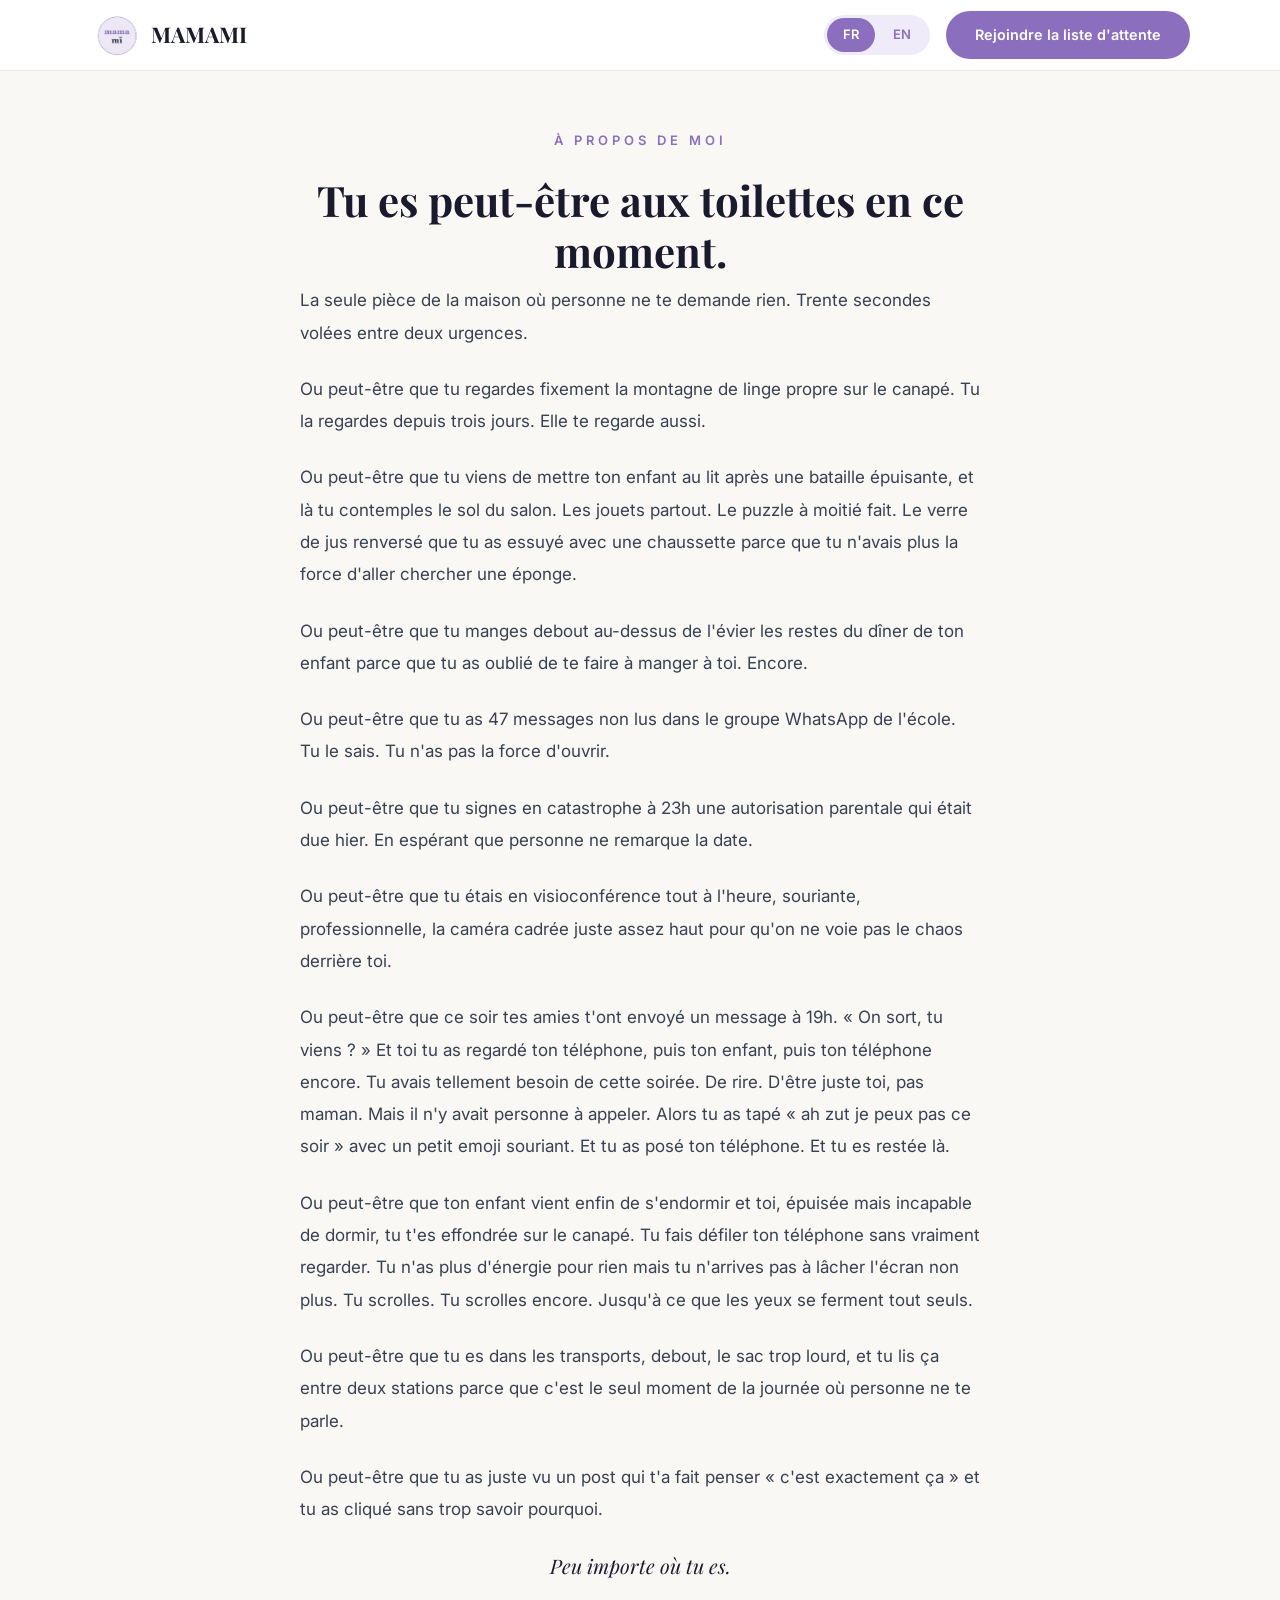
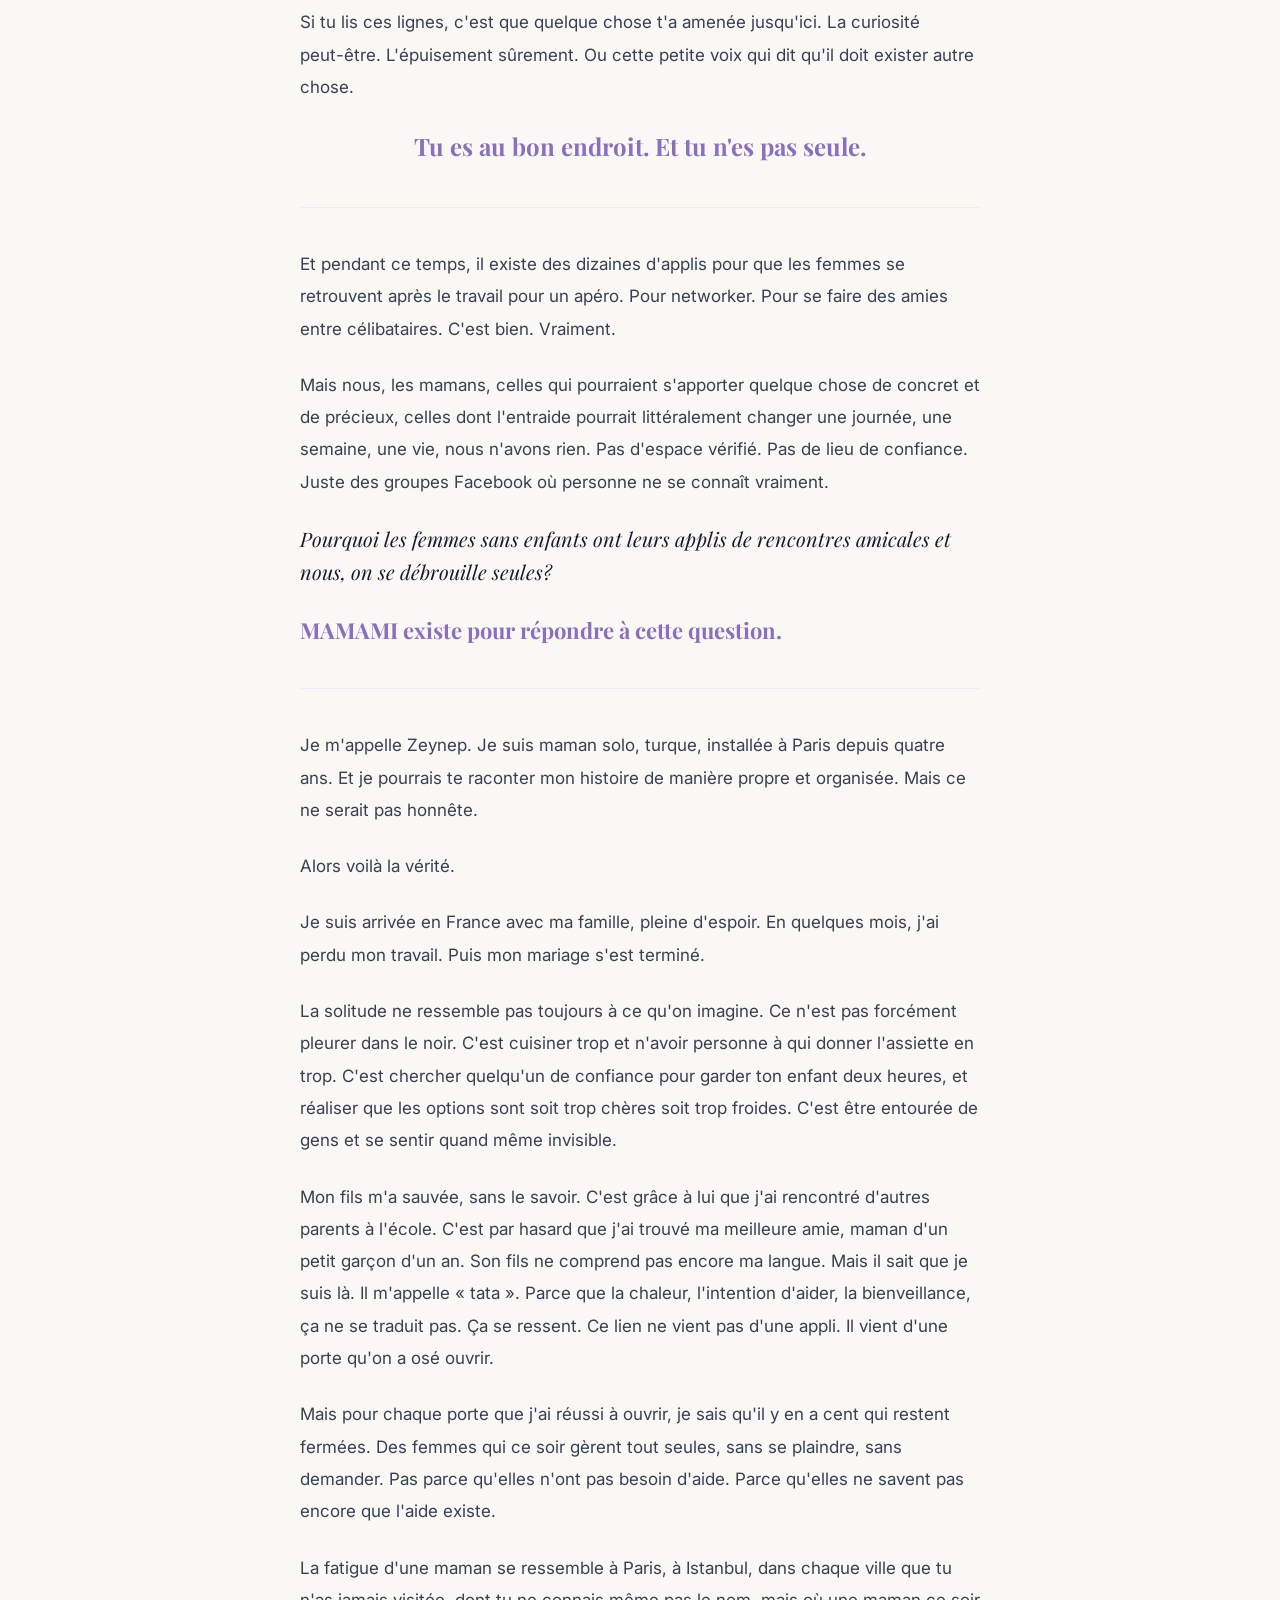
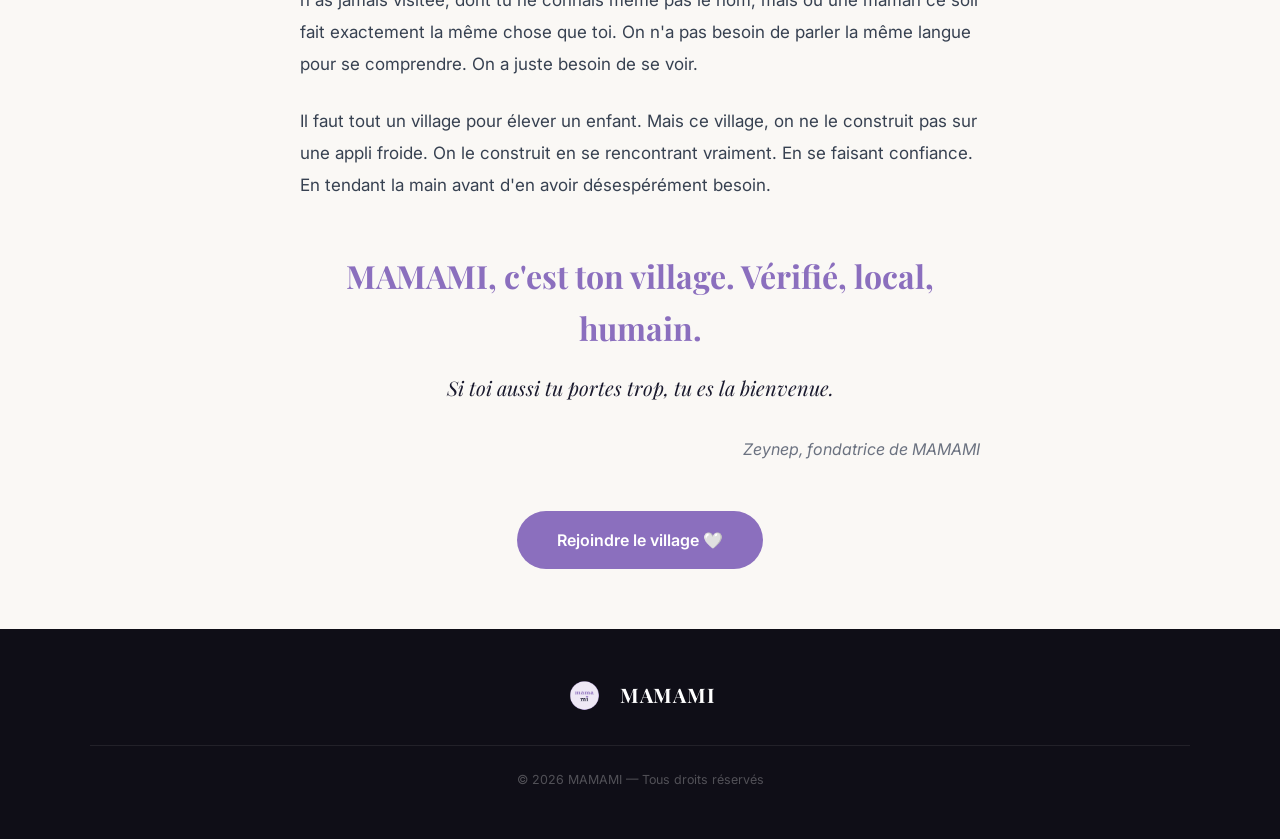
<file: fondatrice.html>
<!DOCTYPE html>
<html lang="fr">
<head>
  <meta charset="UTF-8">
  <meta name="viewport" content="width=device-width, initial-scale=1.0">
  <title>À propos de moi — MAMAMI</title>
  <meta name="description" content="Zeynep, fondatrice de MAMAMI, raconte pourquoi elle a créé une communauté vérifiée de mamans solos en Île-de-France.">
  <link rel="preconnect" href="https://fonts.googleapis.com">
  <link rel="preconnect" href="https://fonts.gstatic.com" crossorigin>
  <link href="https://fonts.googleapis.com/css2?family=Playfair+Display:ital,wght@0,400;0,600;0,700;1,400;1,600&family=Inter:wght@300;400;500;600&display=swap" rel="stylesheet">
  <style>
    /* ─── TOKENS ─── */
    :root {
      --bg:        #FAF8F5;
      --bg-dark:   #0F0E17;
      --violet:    #8B6FBE;
      --violet-hv: #7A5FB0;
      --lavender:  #F0EBF8;
      --blush:     #FDE8E8;
      --text:      #1A1A2E;
      --muted:     #6B6B80;
      --border:    #E8E3F0;
      --white:     #FFFFFF;
      --r-pill:    999px;
      --f-serif:   'Playfair Display', Georgia, serif;
      --f-sans:    'Inter', -apple-system, sans-serif;
      --ease:      220ms ease;
    }

    /* ─── RESET ─── */
    *, *::before, *::after { box-sizing: border-box; margin: 0; padding: 0; }
    html { scroll-behavior: smooth; }
    body { font-family: var(--f-sans); background: var(--bg); color: var(--text); font-size: 16px; line-height: 1.65; overflow-x: hidden; }
    img { display: block; max-width: 100%; }
    a { color: inherit; text-decoration: none; }
    button { border: none; background: none; cursor: pointer; font: inherit; }

    .container { width: min(1100px, 100% - 2.5rem); margin-inline: auto; }

    /* ─── BUTTONS ─── */
    .btn {
      display: inline-flex; align-items: center; gap: .4rem;
      padding: .78rem 1.8rem; border-radius: var(--r-pill);
      font-family: var(--f-sans); font-size: .9rem; font-weight: 600;
      transition: background var(--ease), box-shadow var(--ease), transform var(--ease);
    }
    .btn-primary { background: var(--violet); color: var(--white); }
    .btn-primary:hover { background: var(--violet-hv); box-shadow: 0 6px 20px rgba(139,111,190,.36); transform: translateY(-1px); }

    /* ─── NAV ─── */
    .nav {
      position: fixed; top: 0; left: 0; right: 0; z-index: 100;
      background: var(--white);
      box-shadow: 0 1px 0 rgba(0,0,0,.06);
    }
    .nav__inner { display: flex; align-items: center; justify-content: space-between; height: 70px; }
    .logo { display: flex; align-items: center; font-family: var(--f-serif); font-size: 1.35rem; font-weight: 700; color: var(--text); }
    .nav__toggle { display: none; flex-direction: column; gap: 5px; width: 26px; padding: 2px; }
    .nav__toggle span { display: block; height: 2px; background: var(--text); border-radius: 2px; transition: all var(--ease); }
    .nav__toggle.open span:nth-child(1) { transform: translateY(7px) rotate(45deg); }
    .nav__toggle.open span:nth-child(2) { opacity: 0; }
    .nav__toggle.open span:nth-child(3) { transform: translateY(-7px) rotate(-45deg); }

    @media (max-width: 620px) {
      .nav__toggle { display: flex; }
      .nav__cta-desktop { display: none; }
    }
    @media (min-width: 621px) {
      .nav__toggle { display: none; }
    }

    /* ─── FOOTER ─── */
    .footer { background: var(--bg-dark); padding: 3rem 0; }
    .footer__grid { display: flex; justify-content: center; align-items: center; }
    .footer__copy { color: rgba(255,255,255,.28); font-size: .78rem; text-align: center; margin-top: 2rem; padding-top: 1.5rem; border-top: 1px solid rgba(255,255,255,.08); }

    /* ─── PAGE CONTENT ─── */
    .fond-main { max-width: 720px; margin: 0 auto; padding: 60px 20px; padding-top: calc(70px + 60px); }
    .fond-eyebrow {
      display: block; font-family: var(--f-sans); font-size: 13px; font-weight: 600;
      letter-spacing: 4px; text-transform: uppercase; color: var(--violet);
      text-align: center; margin-bottom: 1.5rem;
    }
    .fond-h1 {
      font-family: var(--f-serif); font-weight: 700; font-size: 42px;
      color: var(--text); text-align: center; margin-bottom: 8px; line-height: 1.2;
    }
    .fond-p { font-family: var(--f-sans); font-size: 17px; line-height: 1.9; color: #374151; margin-bottom: 24px; }
    .fond-italic-center { font-family: var(--f-serif); font-style: italic; font-size: 20px; text-align: center; color: var(--text); margin-bottom: 24px; }
    .fond-italic-left { font-family: var(--f-serif); font-style: italic; font-size: 20px; color: var(--text); margin-bottom: 24px; }
    .fond-bold-violet-24c { font-family: var(--f-serif); font-weight: 700; font-size: 24px; color: var(--violet); text-align: center; margin-bottom: 40px; }
    .fond-bold-violet-22 { font-family: var(--f-serif); font-weight: 700; font-size: 22px; color: var(--violet); margin-bottom: 40px; }
    .fond-divider { height: 1px; background: #EDE9FE; border: none; margin: 40px 0; }
    .fond-village { font-family: var(--f-serif); font-weight: 700; font-size: 32px; color: var(--violet); text-align: center; margin-top: 48px; }
    .fond-bienvenue { font-family: var(--f-serif); font-style: italic; font-size: 20px; text-align: center; color: var(--text); margin-top: 16px; }
    .fond-signature { text-align: right; font-style: italic; color: #6B7280; margin-top: 32px; }
    .fond-btn-wrap { text-align: center; margin-top: 48px; }
    .fond-btn {
      display: inline-block; background: var(--violet); color: var(--white);
      border-radius: 50px; padding: 16px 40px; font-size: 16px; font-weight: 600;
      font-family: var(--f-sans);
    }
    .fond-btn:hover { background: var(--violet-hv); }
  </style>
</head>
<body>

<!-- ═══ NAV ═══ -->
<nav class="nav" id="nav">
  <div class="container nav__inner">
    <a href="index.html" class="logo" aria-label="MAMAMI">
      <img src="assets/logo-mamami.png" alt="MAMAMI logo" style="height:48px;width:auto;object-fit:contain;">
      <span data-i18n="logo">MAMAMI</span>
    </a>
    <div style="display:flex;align-items:center;gap:1.5rem;">
      <div style="display:flex;align-items:center;gap:1rem;">
        <div style="display:flex;align-items:center;background:#F0EBF8;border-radius:50px;padding:3px;gap:2px;">
          <button id="btn-fr" onclick="setLang('fr')" style="border:none;cursor:pointer;padding:6px 16px;border-radius:50px;font-size:13px;font-weight:600;font-family:Inter,sans-serif;background:#8B6FBE;color:white;transition:all 0.2s;">FR</button>
          <button id="btn-en" onclick="setLang('en')" style="border:none;cursor:pointer;padding:6px 16px;border-radius:50px;font-size:13px;font-weight:600;font-family:Inter,sans-serif;background:transparent;color:#8B6FBE;transition:all 0.2s;">EN</button>
        </div>
        <a href="index.html#vide-ton-coeur" class="btn btn-primary nav__cta-desktop" data-i18n="nav-cta">Rejoindre la liste d'attente</a>
      </div>
    </div>
    <button class="nav__toggle" id="navToggle" aria-label="Menu" aria-expanded="false">
      <span></span><span></span><span></span>
    </button>
  </div>
</nav>

<!-- ═══ MAIN ═══ -->
<main class="fond-main">
  <span class="fond-eyebrow" data-i18n="f-title">À propos de moi</span>
  <h1 class="fond-h1" data-i18n="f-h1">Tu es peut-être aux toilettes en ce moment.</h1>

  <p class="fond-p" data-i18n="f-p1">La seule pièce de la maison où personne ne te demande rien. Trente secondes volées entre deux urgences.</p>
  <p class="fond-p" data-i18n="f-p2">Ou peut-être que tu regardes fixement la montagne de linge propre sur le canapé. Tu la regardes depuis trois jours. Elle te regarde aussi.</p>
  <p class="fond-p" data-i18n="f-p3">Ou peut-être que tu viens de mettre ton enfant au lit après une bataille épuisante, et là tu contemples le sol du salon. Les jouets partout. Le puzzle à moitié fait. Le verre de jus renversé que tu as essuyé avec une chaussette parce que tu n'avais plus la force d'aller chercher une éponge.</p>
  <p class="fond-p" data-i18n="f-p4">Ou peut-être que tu manges debout au-dessus de l'évier les restes du dîner de ton enfant parce que tu as oublié de te faire à manger à toi. Encore.</p>
  <p class="fond-p" data-i18n="f-p5">Ou peut-être que tu as 47 messages non lus dans le groupe WhatsApp de l'école. Tu le sais. Tu n'as pas la force d'ouvrir.</p>
  <p class="fond-p" data-i18n="f-p6">Ou peut-être que tu signes en catastrophe à 23h une autorisation parentale qui était due hier. En espérant que personne ne remarque la date.</p>
  <p class="fond-p" data-i18n="f-p7">Ou peut-être que tu étais en visioconférence tout à l'heure, souriante, professionnelle, la caméra cadrée juste assez haut pour qu'on ne voie pas le chaos derrière toi.</p>
  <p class="fond-p" data-i18n="f-p8">Ou peut-être que ce soir tes amies t'ont envoyé un message à 19h. « On sort, tu viens ? » Et toi tu as regardé ton téléphone, puis ton enfant, puis ton téléphone encore. Tu avais tellement besoin de cette soirée. De rire. D'être juste toi, pas maman. Mais il n'y avait personne à appeler. Alors tu as tapé « ah zut je peux pas ce soir » avec un petit emoji souriant. Et tu as posé ton téléphone. Et tu es restée là.</p>
  <p class="fond-p" data-i18n="f-p9">Ou peut-être que ton enfant vient enfin de s'endormir et toi, épuisée mais incapable de dormir, tu t'es effondrée sur le canapé. Tu fais défiler ton téléphone sans vraiment regarder. Tu n'as plus d'énergie pour rien mais tu n'arrives pas à lâcher l'écran non plus. Tu scrolles. Tu scrolles encore. Jusqu'à ce que les yeux se ferment tout seuls.</p>
  <p class="fond-p" data-i18n="f-p10">Ou peut-être que tu es dans les transports, debout, le sac trop lourd, et tu lis ça entre deux stations parce que c'est le seul moment de la journée où personne ne te parle.</p>
  <p class="fond-p" data-i18n="f-p11">Ou peut-être que tu as juste vu un post qui t'a fait penser « c'est exactement ça » et tu as cliqué sans trop savoir pourquoi.</p>

  <p class="fond-italic-center" data-i18n="f-peu-importe">Peu importe où tu es.</p>
  <p class="fond-p" data-i18n="f-p12">Si tu lis ces lignes, c'est que quelque chose t'a amenée jusqu'ici. La curiosité peut-être. L'épuisement sûrement. Ou cette petite voix qui dit qu'il doit exister autre chose.</p>
  <p class="fond-bold-violet-24c" data-i18n="f-bon-endroit">Tu es au bon endroit. Et tu n'es pas seule.</p>

  <hr class="fond-divider">

  <p class="fond-p" data-i18n="f-p13">Et pendant ce temps, il existe des dizaines d'applis pour que les femmes se retrouvent après le travail pour un apéro. Pour networker. Pour se faire des amies entre célibataires. C'est bien. Vraiment.</p>
  <p class="fond-p" data-i18n="f-p14">Mais nous, les mamans, celles qui pourraient s'apporter quelque chose de concret et de précieux, celles dont l'entraide pourrait littéralement changer une journée, une semaine, une vie, nous n'avons rien. Pas d'espace vérifié. Pas de lieu de confiance. Juste des groupes Facebook où personne ne se connaît vraiment.</p>
  <p class="fond-italic-left" data-i18n="f-pourquoi">Pourquoi les femmes sans enfants ont leurs applis de rencontres amicales et nous, on se débrouille seules?</p>
  <p class="fond-bold-violet-22" data-i18n="f-existe">MAMAMI existe pour répondre à cette question.</p>

  <hr class="fond-divider">

  <p class="fond-p" data-i18n="f-p15">Je m'appelle Zeynep. Je suis maman solo, turque, installée à Paris depuis quatre ans. Et je pourrais te raconter mon histoire de manière propre et organisée. Mais ce ne serait pas honnête.</p>
  <p class="fond-p" data-i18n="f-p16">Alors voilà la vérité.</p>
  <p class="fond-p" data-i18n="f-p17">Je suis arrivée en France avec ma famille, pleine d'espoir. En quelques mois, j'ai perdu mon travail. Puis mon mariage s'est terminé.</p>
  <p class="fond-p" data-i18n="f-p18">La solitude ne ressemble pas toujours à ce qu'on imagine. Ce n'est pas forcément pleurer dans le noir. C'est cuisiner trop et n'avoir personne à qui donner l'assiette en trop. C'est chercher quelqu'un de confiance pour garder ton enfant deux heures, et réaliser que les options sont soit trop chères soit trop froides. C'est être entourée de gens et se sentir quand même invisible.</p>
  <p class="fond-p" data-i18n="f-p19">Mon fils m'a sauvée, sans le savoir. C'est grâce à lui que j'ai rencontré d'autres parents à l'école. C'est par hasard que j'ai trouvé ma meilleure amie, maman d'un petit garçon d'un an. Son fils ne comprend pas encore ma langue. Mais il sait que je suis là. Il m'appelle « tata ». Parce que la chaleur, l'intention d'aider, la bienveillance, ça ne se traduit pas. Ça se ressent. Ce lien ne vient pas d'une appli. Il vient d'une porte qu'on a osé ouvrir.</p>
  <p class="fond-p" data-i18n="f-p20">Mais pour chaque porte que j'ai réussi à ouvrir, je sais qu'il y en a cent qui restent fermées. Des femmes qui ce soir gèrent tout seules, sans se plaindre, sans demander. Pas parce qu'elles n'ont pas besoin d'aide. Parce qu'elles ne savent pas encore que l'aide existe.</p>
  <p class="fond-p" data-i18n="f-p21">La fatigue d'une maman se ressemble à Paris, à Istanbul, dans chaque ville que tu n'as jamais visitée, dont tu ne connais même pas le nom, mais où une maman ce soir fait exactement la même chose que toi. On n'a pas besoin de parler la même langue pour se comprendre. On a juste besoin de se voir.</p>
  <p class="fond-p" data-i18n="f-p22">Il faut tout un village pour élever un enfant. Mais ce village, on ne le construit pas sur une appli froide. On le construit en se rencontrant vraiment. En se faisant confiance. En tendant la main avant d'en avoir désespérément besoin.</p>

  <p class="fond-village" data-i18n="f-village">MAMAMI, c'est ton village. Vérifié, local, humain.</p>
  <p class="fond-bienvenue" data-i18n="f-bienvenue">Si toi aussi tu portes trop, tu es la bienvenue.</p>
  <p class="fond-signature" data-i18n="f-signature">Zeynep, fondatrice de MAMAMI</p>

  <div class="fond-btn-wrap">
    <a href="index.html#vide-ton-coeur" class="fond-btn" data-i18n="f-btn">Rejoindre le village 🤍</a>
  </div>
</main>

<!-- ═══ FOOTER ═══ -->
<footer class="footer">
  <div class="container">
    <div class="footer__grid">
      <div style="display:flex;align-items:center;gap:10px;">
        <img src="assets/logo-mamami.png" alt="MAMAMI" style="height: 36px; width: auto; object-fit: contain;">
        <span style="font-family:'Playfair Display',Georgia,serif;font-size:1.25rem;font-weight:700;color:white;letter-spacing:.04em;">MAMAMI</span>
      </div>
    </div>
    <p class="footer__copy" data-i18n="footer-copy">© 2026 MAMAMI — Tous droits réservés</p>
  </div>
</footer>

<script>
const T = {
  fr: {
    'logo':         'MAMAMI',
    'nav-cta':      "Rejoindre la liste d'attente",
    'footer-copy':  '© 2026 MAMAMI — Tous droits réservés',
    'f-title':        'À propos de moi',
    'f-h1':           'Tu es peut-être aux toilettes en ce moment.',
    'f-p1':           "La seule pièce de la maison où personne ne te demande rien. Trente secondes volées entre deux urgences.",
    'f-p2':           "Ou peut-être que tu regardes fixement la montagne de linge propre sur le canapé. Tu la regardes depuis trois jours. Elle te regarde aussi.",
    'f-p3':           "Ou peut-être que tu viens de mettre ton enfant au lit après une bataille épuisante, et là tu contemples le sol du salon. Les jouets partout. Le puzzle à moitié fait. Le verre de jus renversé que tu as essuyé avec une chaussette parce que tu n'avais plus la force d'aller chercher une éponge.",
    'f-p4':           "Ou peut-être que tu manges debout au-dessus de l'évier les restes du dîner de ton enfant parce que tu as oublié de te faire à manger à toi. Encore.",
    'f-p5':           "Ou peut-être que tu as 47 messages non lus dans le groupe WhatsApp de l'école. Tu le sais. Tu n'as pas la force d'ouvrir.",
    'f-p6':           "Ou peut-être que tu signes en catastrophe à 23h une autorisation parentale qui était due hier. En espérant que personne ne remarque la date.",
    'f-p7':           "Ou peut-être que tu étais en visioconférence tout à l'heure, souriante, professionnelle, la caméra cadrée juste assez haut pour qu'on ne voie pas le chaos derrière toi.",
    'f-p8':           "Ou peut-être que ce soir tes amies t'ont envoyé un message à 19h. « On sort, tu viens ? » Et toi tu as regardé ton téléphone, puis ton enfant, puis ton téléphone encore. Tu avais tellement besoin de cette soirée. De rire. D'être juste toi, pas maman. Mais il n'y avait personne à appeler. Alors tu as tapé « ah zut je peux pas ce soir » avec un petit emoji souriant. Et tu as posé ton téléphone. Et tu es restée là.",
    'f-p9':           "Ou peut-être que ton enfant vient enfin de s'endormir et toi, épuisée mais incapable de dormir, tu t'es effondrée sur le canapé. Tu fais défiler ton téléphone sans vraiment regarder. Tu n'as plus d'énergie pour rien mais tu n'arrives pas à lâcher l'écran non plus. Tu scrolles. Tu scrolles encore. Jusqu'à ce que les yeux se ferment tout seuls.",
    'f-p10':          "Ou peut-être que tu es dans les transports, debout, le sac trop lourd, et tu lis ça entre deux stations parce que c'est le seul moment de la journée où personne ne te parle.",
    'f-p11':          "Ou peut-être que tu as juste vu un post qui t'a fait penser « c'est exactement ça » et tu as cliqué sans trop savoir pourquoi.",
    'f-peu-importe':  'Peu importe où tu es.',
    'f-p12':          "Si tu lis ces lignes, c'est que quelque chose t'a amenée jusqu'ici. La curiosité peut-être. L'épuisement sûrement. Ou cette petite voix qui dit qu'il doit exister autre chose.",
    'f-bon-endroit':  "Tu es au bon endroit. Et tu n'es pas seule.",
    'f-p13':          "Et pendant ce temps, il existe des dizaines d'applis pour que les femmes se retrouvent après le travail pour un apéro. Pour networker. Pour se faire des amies entre célibataires. C'est bien. Vraiment.",
    'f-p14':          "Mais nous, les mamans, celles qui pourraient s'apporter quelque chose de concret et de précieux, celles dont l'entraide pourrait littéralement changer une journée, une semaine, une vie, nous n'avons rien. Pas d'espace vérifié. Pas de lieu de confiance. Juste des groupes Facebook où personne ne se connaît vraiment.",
    'f-pourquoi':     "Pourquoi les femmes sans enfants ont leurs applis de rencontres amicales et nous, on se débrouille seules?",
    'f-existe':       "MAMAMI existe pour répondre à cette question.",
    'f-p15':          "Je m'appelle Zeynep. Je suis maman solo, turque, installée à Paris depuis quatre ans. Et je pourrais te raconter mon histoire de manière propre et organisée. Mais ce ne serait pas honnête.",
    'f-p16':          "Alors voilà la vérité.",
    'f-p17':          "Je suis arrivée en France avec ma famille, pleine d'espoir. En quelques mois, j'ai perdu mon travail. Puis mon mariage s'est terminé.",
    'f-p18':          "La solitude ne ressemble pas toujours à ce qu'on imagine. Ce n'est pas forcément pleurer dans le noir. C'est cuisiner trop et n'avoir personne à qui donner l'assiette en trop. C'est chercher quelqu'un de confiance pour garder ton enfant deux heures, et réaliser que les options sont soit trop chères soit trop froides. C'est être entourée de gens et se sentir quand même invisible.",
    'f-p19':          "Mon fils m'a sauvée, sans le savoir. C'est grâce à lui que j'ai rencontré d'autres parents à l'école. C'est par hasard que j'ai trouvé ma meilleure amie, maman d'un petit garçon d'un an. Son fils ne comprend pas encore ma langue. Mais il sait que je suis là. Il m'appelle « tata ». Parce que la chaleur, l'intention d'aider, la bienveillance, ça ne se traduit pas. Ça se ressent. Ce lien ne vient pas d'une appli. Il vient d'une porte qu'on a osé ouvrir.",
    'f-p20':          "Mais pour chaque porte que j'ai réussi à ouvrir, je sais qu'il y en a cent qui restent fermées. Des femmes qui ce soir gèrent tout seules, sans se plaindre, sans demander. Pas parce qu'elles n'ont pas besoin d'aide. Parce qu'elles ne savent pas encore que l'aide existe.",
    'f-p21':          "La fatigue d'une maman se ressemble à Paris, à Istanbul, dans chaque ville que tu n'as jamais visitée, dont tu ne connais même pas le nom, mais où une maman ce soir fait exactement la même chose que toi. On n'a pas besoin de parler la même langue pour se comprendre. On a juste besoin de se voir.",
    'f-p22':          "Il faut tout un village pour élever un enfant. Mais ce village, on ne le construit pas sur une appli froide. On le construit en se rencontrant vraiment. En se faisant confiance. En tendant la main avant d'en avoir désespérément besoin.",
    'f-village':      "MAMAMI, c'est ton village. Vérifié, local, humain.",
    'f-bienvenue':    "Si toi aussi tu portes trop, tu es la bienvenue.",
    'f-signature':    "Zeynep, fondatrice de MAMAMI",
    'f-btn':          "Rejoindre le village 🤍"
  },
  en: {
    'logo':         'MAMAMI',
    'nav-cta':      'Join the waitlist',
    'footer-copy':  '© 2026 MAMAMI — All rights reserved',
    'f-title':        'About me',
    'f-h1':           "Maybe you're on the toilet right now.",
    'f-p1':           "The only room in the house where nobody asks anything of you. Thirty seconds stolen between two emergencies.",
    'f-p2':           "Or maybe you're staring at the mountain of clean laundry on the sofa. You've been staring at it for three days. It's staring back.",
    'f-p3':           "Or maybe you just put your child to bed after an exhausting battle, and now you're looking at the living room floor. Toys everywhere. A half-finished puzzle. The juice glass you wiped up with a sock because you didn't have the strength to go get a sponge.",
    'f-p4':           "Or maybe you're eating standing over the sink, finishing the leftovers from your child's dinner because you forgot to make something for yourself. Again.",
    'f-p5':           "Or maybe you have 47 unread messages in the school WhatsApp group. You know. You don't have the strength to open it.",
    'f-p6':           "Or maybe you're signing a permission slip at 11pm that was due yesterday. Hoping nobody notices the date.",
    'f-p7':           "Or maybe you were on a video call earlier, smiling, professional, camera framed just high enough so nobody could see the chaos behind you.",
    'f-p8':           "Or maybe tonight your friends texted you at 7pm. \"We're going out, coming?\" And you looked at your phone, then your child, then your phone again. You needed that evening so much. To laugh. To just be you, not mum. But there was nobody to call. So you typed \"ah sorry can't tonight\" with a little smiley emoji. And you put your phone down. And you stayed there.",
    'f-p9':           "Or maybe your child has finally fallen asleep and you, exhausted but unable to sleep, collapsed on the sofa. You're scrolling through your phone without really looking. You have no energy for anything but you can't put the screen down either. You scroll. You scroll again. Until your eyes close on their own.",
    'f-p10':          "Or maybe you're on the metro, standing, bag too heavy, reading this between two stops because it's the only moment of the day when nobody talks to you.",
    'f-p11':          "Or maybe you just saw a post that made you think \"that's exactly it\" and you clicked without really knowing why.",
    'f-peu-importe':  'Wherever you are.',
    'f-p12':          "If you're reading these words, something brought you here. Curiosity maybe. Exhaustion certainly. Or that small voice saying there must be something else.",
    'f-bon-endroit':  "You're in the right place. And you are not alone.",
    'f-p13':          "Meanwhile, there are dozens of apps for women to meet after work for drinks. To network. To make friends as singles. That's great. Really.",
    'f-p14':          "But us, mothers, the ones who could bring each other something concrete and precious, the ones whose solidarity could literally change a day, a week, a life — we have nothing. No verified space. No place of trust. Just Facebook groups where nobody really knows each other.",
    'f-pourquoi':     "Why do women without children have their friendship apps and we figure it out alone?",
    'f-existe':       "MAMAMI exists to answer that question.",
    'f-p15':          "My name is Zeynep. I'm a solo mother, Turkish, living in Paris for four years. And I could tell you my story in a clean and organised way. But that wouldn't be honest.",
    'f-p16':          "So here's the truth.",
    'f-p17':          "I arrived in France with my family, full of hope. Within months, I lost my job. Then my marriage ended.",
    'f-p18':          "Loneliness doesn't always look like what you imagine. It's not necessarily crying in the dark. It's cooking too much and having nobody to give the extra plate to. It's looking for someone you trust to watch your child for two hours, and realising the options are either too expensive or too cold. It's being surrounded by people and still feeling invisible.",
    'f-p19':          "My son saved me, without knowing it. Through him I met other parents at his school. By chance I found my best friend, a mother of a one-year-old boy. Her son doesn't understand my language yet. But he knows I'm there. He calls me \"tata\". Because warmth, the intention to help, kindness — these don't need translation. They are felt. That connection didn't come from an app. It came from a door we dared to open.",
    'f-p20':          "But for every door I managed to open, I know there are a hundred still closed. Women who tonight are managing everything alone, without complaining, without asking. Not because they don't need help. Because they don't yet know that help exists.",
    'f-p21':          "A mother's exhaustion looks the same in Paris, in Istanbul, in every city you have never visited, whose name you don't even know, but where a mother tonight is doing exactly the same thing as you. We don't need to speak the same language to understand each other. We just need to see each other.",
    'f-p22':          "It takes a village to raise a child. But that village isn't built on a cold app. It's built by truly meeting each other. By trusting each other. By reaching out a hand before you desperately need one.",
    'f-village':      "MAMAMI is your village. Verified, local, human.",
    'f-bienvenue':    "If you too are carrying too much, you are welcome here.",
    'f-signature':    "Zeynep, founder of MAMAMI",
    'f-btn':          "Join the village 🤍"
  }
};

let currentLang = 'fr';

function setLang(lang) {
  currentLang = lang;
  const t = T[lang];
  document.querySelectorAll('[data-i18n]').forEach(el => {
    const key = el.dataset.i18n;
    if (t[key] && typeof t[key] === 'string') el.textContent = t[key];
  });
  const btnFr = document.getElementById('btn-fr');
  const btnEn = document.getElementById('btn-en');
  btnFr.style.background = lang === 'fr' ? '#8B6FBE' : 'transparent';
  btnFr.style.color      = lang === 'fr' ? 'white'   : '#8B6FBE';
  btnEn.style.background = lang === 'en' ? '#8B6FBE' : 'transparent';
  btnEn.style.color      = lang === 'en' ? 'white'   : '#8B6FBE';
  document.documentElement.lang = lang;
}

const navToggle = document.getElementById('navToggle');
navToggle.addEventListener('click', () => {
  const open = navToggle.classList.toggle('open');
  navToggle.setAttribute('aria-expanded', String(open));
});
</script>
</body>
</html>
</file>
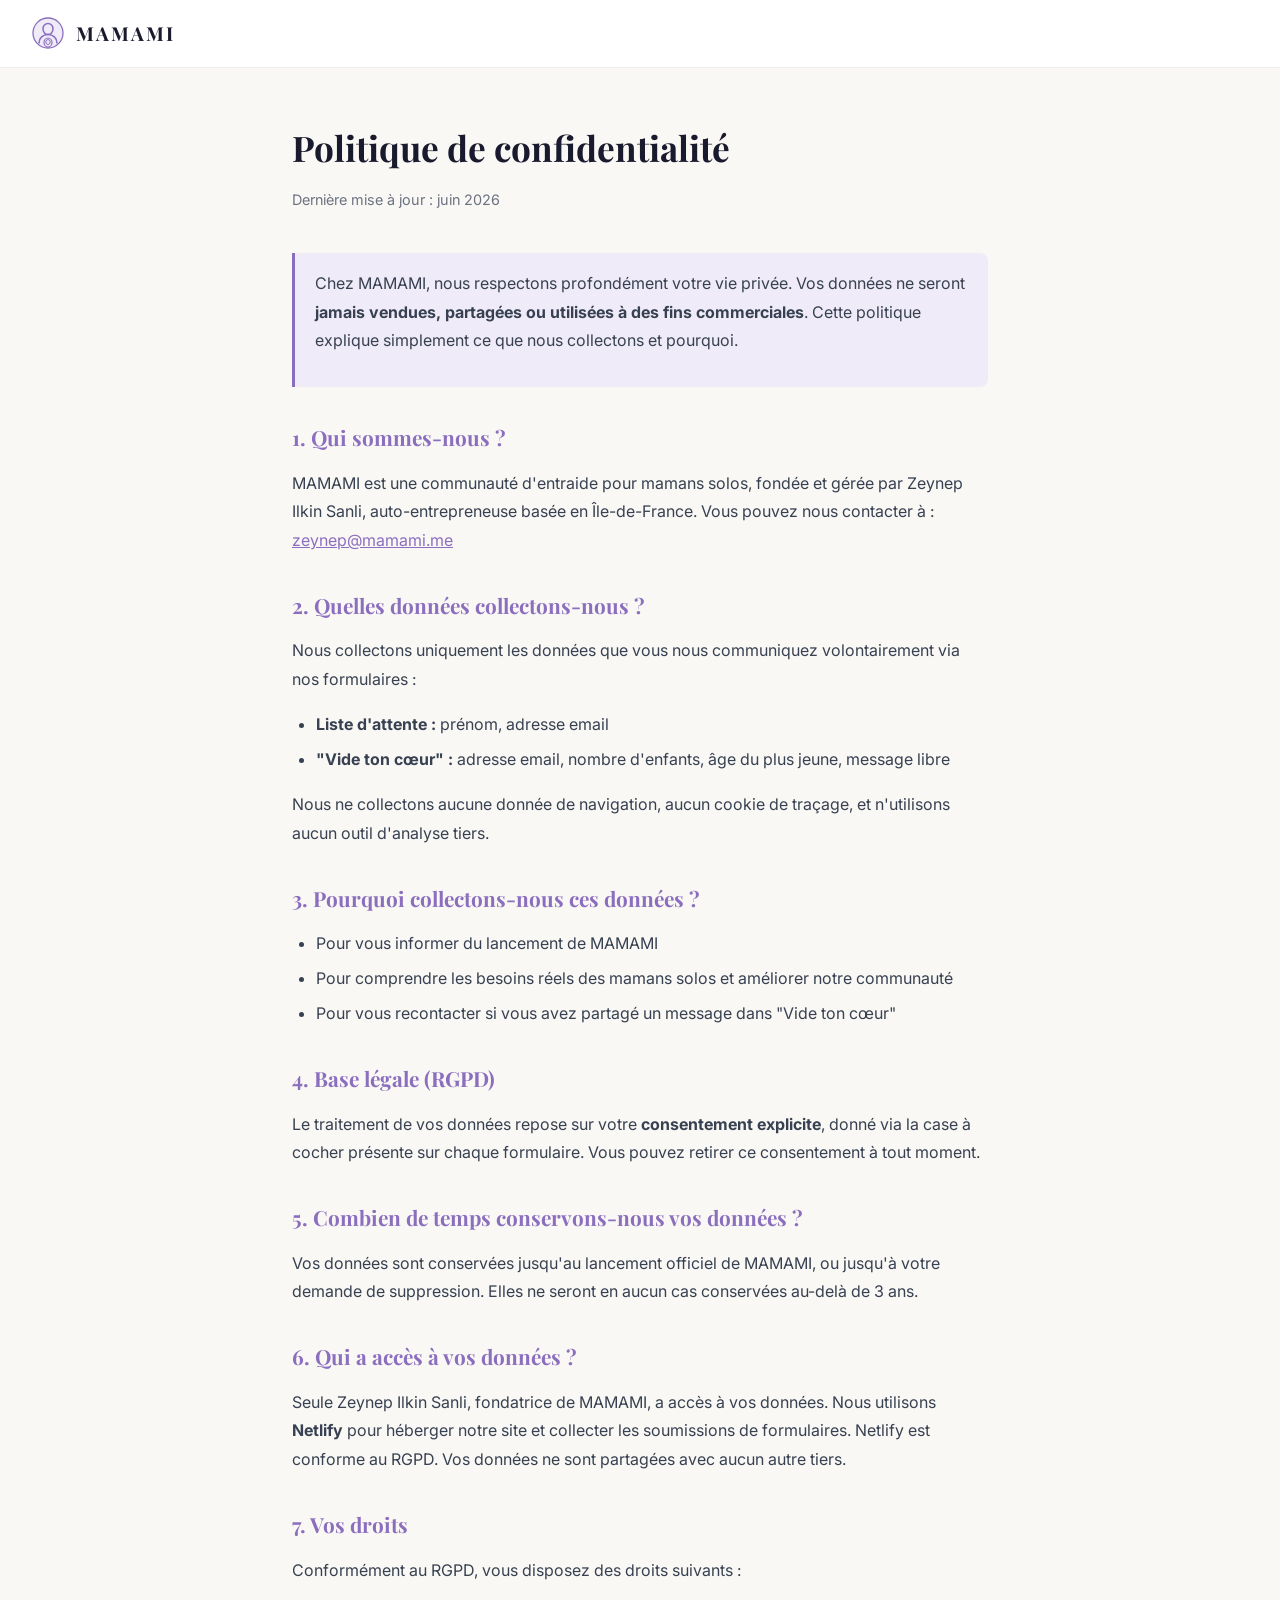
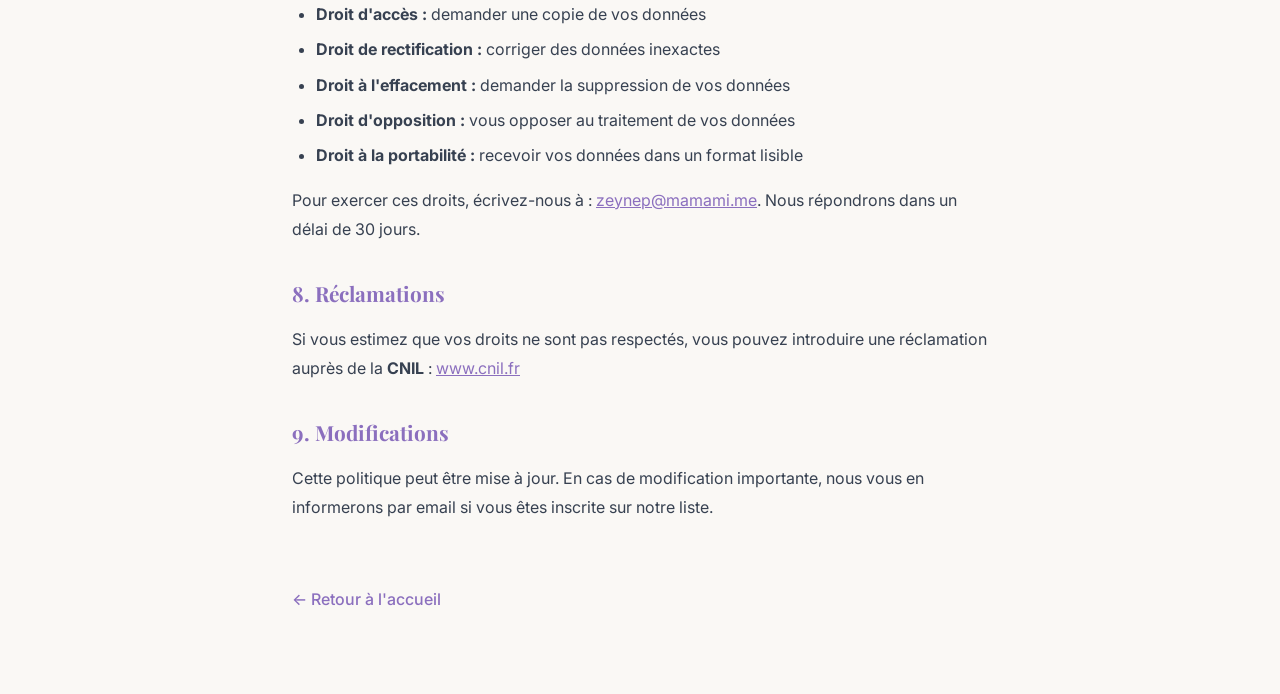
<file: politique-de-confidentialite.html>
<!DOCTYPE html>
<html lang="fr">
<head>
  <meta charset="UTF-8">
  <meta name="viewport" content="width=device-width, initial-scale=1.0">
  <title>Politique de confidentialité — MAMAMI</title>
  <link href="https://fonts.googleapis.com/css2?family=Playfair+Display:ital,wght@0,700;1,400&family=Inter:wght@400;500&display=swap" rel="stylesheet">
  <style>
    :root {
      --violet: #8B6FBE;
      --lavender: #F0EBF8;
      --dark: #1A1A2E;
      --gray: #6B7280;
      --cream: #FAF8F5;
    }
    * { margin: 0; padding: 0; box-sizing: border-box; }
    body { font-family: 'Inter', sans-serif; background: var(--cream); color: var(--dark); line-height: 1.8; }
    nav { background: white; padding: 1rem 2rem; display: flex; align-items: center; gap: 12px; border-bottom: 1px solid #eee; }
    nav svg { flex-shrink: 0; }
    nav span { font-family: 'Playfair Display', serif; font-weight: 700; font-size: 1.2rem; letter-spacing: 2px; }
    .container { max-width: 760px; margin: 0 auto; padding: 3rem 2rem 5rem; }
    h1 { font-family: 'Playfair Display', serif; font-size: 2.2rem; margin-bottom: 0.5rem; }
    .date { color: var(--gray); font-size: 0.9rem; margin-bottom: 2.5rem; }
    h2 { font-family: 'Playfair Display', serif; font-size: 1.3rem; margin: 2rem 0 0.75rem; color: var(--violet); }
    p { margin-bottom: 1rem; color: #374151; }
    ul { margin: 0.5rem 0 1rem 1.5rem; color: #374151; }
    ul li { margin-bottom: 0.4rem; }
    a { color: var(--violet); }
    .highlight { background: var(--lavender); border-left: 3px solid var(--violet); padding: 1rem 1.25rem; border-radius: 0 8px 8px 0; margin: 1.5rem 0; }
    .back { display: inline-block; margin-top: 3rem; color: var(--violet); text-decoration: none; font-weight: 500; }
    .back:hover { text-decoration: underline; }
  </style>
</head>
<body>

<nav>
  <svg width="32" height="32" viewBox="0 0 32 32" fill="none">
    <circle cx="16" cy="16" r="15" stroke="#8B6FBE" stroke-width="1.3" fill="#F0EBF8"/>
    <ellipse cx="16" cy="12" rx="5" ry="5.5" stroke="#8B6FBE" stroke-width="1.5" fill="none"/>
    <path d="M7 26c0-5 4-8.5 9-8.5s9 3.5 9 8.5" stroke="#8B6FBE" stroke-width="1.5" stroke-linecap="round" fill="none"/>
    <ellipse cx="16" cy="25.5" rx="4" ry="4.5" stroke="#8B6FBE" stroke-width="1.2" fill="#F0EBF8"/>
    <ellipse cx="16" cy="25" rx="2.2" ry="2.5" stroke="#8B6FBE" stroke-width="1" fill="none"/>
  </svg>
  <span>MAMAMI</span>
</nav>

<div class="container">
  <h1>Politique de confidentialité</h1>
  <p class="date">Dernière mise à jour : juin 2026</p>

  <div class="highlight">
    <p>Chez MAMAMI, nous respectons profondément votre vie privée. Vos données ne seront <strong>jamais vendues, partagées ou utilisées à des fins commerciales</strong>. Cette politique explique simplement ce que nous collectons et pourquoi.</p>
  </div>

  <h2>1. Qui sommes-nous ?</h2>
  <p>MAMAMI est une communauté d'entraide pour mamans solos, fondée et gérée par Zeynep Ilkin Sanli, auto-entrepreneuse basée en Île-de-France. Vous pouvez nous contacter à : <a href="mailto:zeynep@mamami.me">zeynep@mamami.me</a></p>

  <h2>2. Quelles données collectons-nous ?</h2>
  <p>Nous collectons uniquement les données que vous nous communiquez volontairement via nos formulaires :</p>
  <ul>
    <li><strong>Liste d'attente :</strong> prénom, adresse email</li>
    <li><strong>"Vide ton cœur" :</strong> adresse email, nombre d'enfants, âge du plus jeune, message libre</li>
  </ul>
  <p>Nous ne collectons aucune donnée de navigation, aucun cookie de traçage, et n'utilisons aucun outil d'analyse tiers.</p>

  <h2>3. Pourquoi collectons-nous ces données ?</h2>
  <ul>
    <li>Pour vous informer du lancement de MAMAMI</li>
    <li>Pour comprendre les besoins réels des mamans solos et améliorer notre communauté</li>
    <li>Pour vous recontacter si vous avez partagé un message dans "Vide ton cœur"</li>
  </ul>

  <h2>4. Base légale (RGPD)</h2>
  <p>Le traitement de vos données repose sur votre <strong>consentement explicite</strong>, donné via la case à cocher présente sur chaque formulaire. Vous pouvez retirer ce consentement à tout moment.</p>

  <h2>5. Combien de temps conservons-nous vos données ?</h2>
  <p>Vos données sont conservées jusqu'au lancement officiel de MAMAMI, ou jusqu'à votre demande de suppression. Elles ne seront en aucun cas conservées au-delà de 3 ans.</p>

  <h2>6. Qui a accès à vos données ?</h2>
  <p>Seule Zeynep Ilkin Sanli, fondatrice de MAMAMI, a accès à vos données. Nous utilisons <strong>Netlify</strong> pour héberger notre site et collecter les soumissions de formulaires. Netlify est conforme au RGPD. Vos données ne sont partagées avec aucun autre tiers.</p>

  <h2>7. Vos droits</h2>
  <p>Conformément au RGPD, vous disposez des droits suivants :</p>
  <ul>
    <li><strong>Droit d'accès :</strong> demander une copie de vos données</li>
    <li><strong>Droit de rectification :</strong> corriger des données inexactes</li>
    <li><strong>Droit à l'effacement :</strong> demander la suppression de vos données</li>
    <li><strong>Droit d'opposition :</strong> vous opposer au traitement de vos données</li>
    <li><strong>Droit à la portabilité :</strong> recevoir vos données dans un format lisible</li>
  </ul>
  <p>Pour exercer ces droits, écrivez-nous à : <a href="mailto:zeynep@mamami.me">zeynep@mamami.me</a>. Nous répondrons dans un délai de 30 jours.</p>

  <h2>8. Réclamations</h2>
  <p>Si vous estimez que vos droits ne sont pas respectés, vous pouvez introduire une réclamation auprès de la <strong>CNIL</strong> : <a href="https://www.cnil.fr" target="_blank">www.cnil.fr</a></p>

  <h2>9. Modifications</h2>
  <p>Cette politique peut être mise à jour. En cas de modification importante, nous vous en informerons par email si vous êtes inscrite sur notre liste.</p>

  <a href="/" class="back">← Retour à l'accueil</a>
</div>

</body>
</html>
</file>
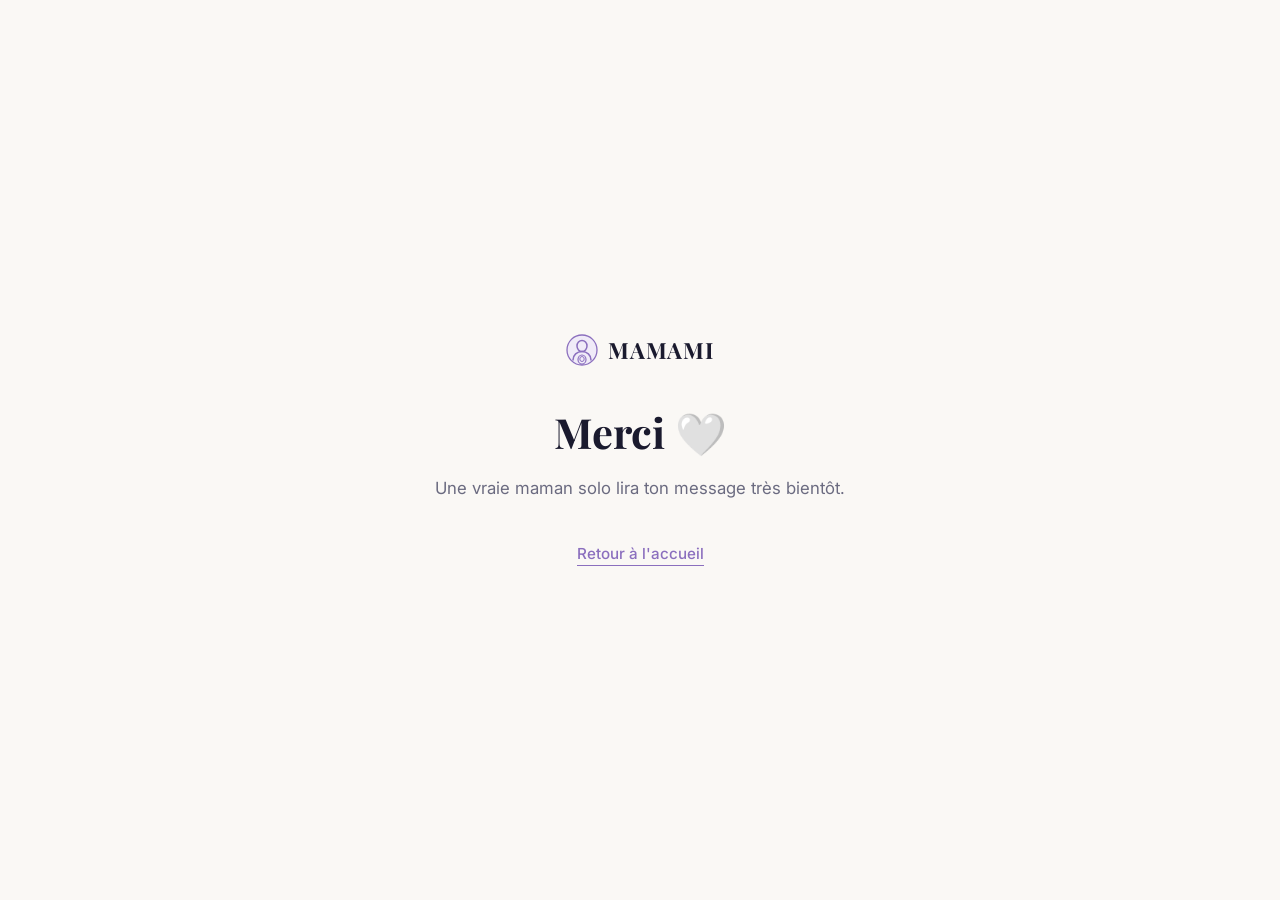
<file: success.html>
<!DOCTYPE html>
<html lang="fr">
<head>
  <meta charset="UTF-8">
  <meta name="viewport" content="width=device-width, initial-scale=1.0">
  <title>Merci — MAMAMI</title>
  <link rel="preconnect" href="https://fonts.googleapis.com">
  <link rel="preconnect" href="https://fonts.gstatic.com" crossorigin>
  <link href="https://fonts.googleapis.com/css2?family=Playfair+Display:ital,wght@0,700;1,400&family=Inter:wght@400;500&display=swap" rel="stylesheet">
  <style>
    *, *::before, *::after { box-sizing: border-box; margin: 0; padding: 0; }
    body {
      font-family: 'Inter', system-ui, sans-serif;
      background: #FAF8F5;
      color: #1A1A2E;
      min-height: 100vh;
      display: flex;
      flex-direction: column;
      align-items: center;
      justify-content: center;
      padding: 2rem;
      text-align: center;
    }
    .logo {
      display: flex;
      align-items: center;
      gap: 10px;
      justify-content: center;
      margin-bottom: 2.5rem;
    }
    .logo span {
      font-family: 'Playfair Display', Georgia, serif;
      font-size: 1.4rem;
      font-weight: 700;
      color: #1A1A2E;
      letter-spacing: .04em;
    }
    h1 {
      font-family: 'Playfair Display', Georgia, serif;
      font-size: clamp(1.8rem, 5vw, 2.6rem);
      font-weight: 700;
      line-height: 1.25;
      margin-bottom: 1rem;
      color: #1A1A2E;
    }
    p {
      font-size: 1.05rem;
      color: #6B6B80;
      line-height: 1.75;
      max-width: 420px;
      margin-bottom: 2.5rem;
    }
    a {
      display: inline-block;
      font-family: 'Inter', sans-serif;
      font-size: .95rem;
      font-weight: 500;
      color: #8B6FBE;
      text-decoration: none;
      border-bottom: 1px solid #8B6FBE;
      padding-bottom: 2px;
      transition: opacity .2s;
    }
    a:hover { opacity: .7; }
  </style>
</head>
<body>
  <div class="logo">
    <svg width="32" height="32" viewBox="0 0 32 32" fill="none" xmlns="http://www.w3.org/2000/svg">
      <circle cx="16" cy="16" r="15" stroke="#8B6FBE" stroke-width="1.3" fill="#F0EBF8"/>
      <ellipse cx="16" cy="12" rx="5" ry="5.5" stroke="#8B6FBE" stroke-width="1.5" fill="none"/>
      <path d="M7 26c0-5 4-8.5 9-8.5s9 3.5 9 8.5" stroke="#8B6FBE" stroke-width="1.5" stroke-linecap="round" fill="none"/>
      <ellipse cx="16" cy="25.5" rx="4" ry="4.5" stroke="#8B6FBE" stroke-width="1.2" fill="#F0EBF8"/>
      <ellipse cx="16" cy="25" rx="2.2" ry="2.5" stroke="#8B6FBE" stroke-width="1" fill="none"/>
    </svg>
    <span>MAMAMI</span>
  </div>
  <h1>Merci 🤍</h1>
  <p>Une vraie maman solo lira ton message très bientôt.</p>
  <a href="/">Retour à l'accueil</a>
</body>
</html>
</file>
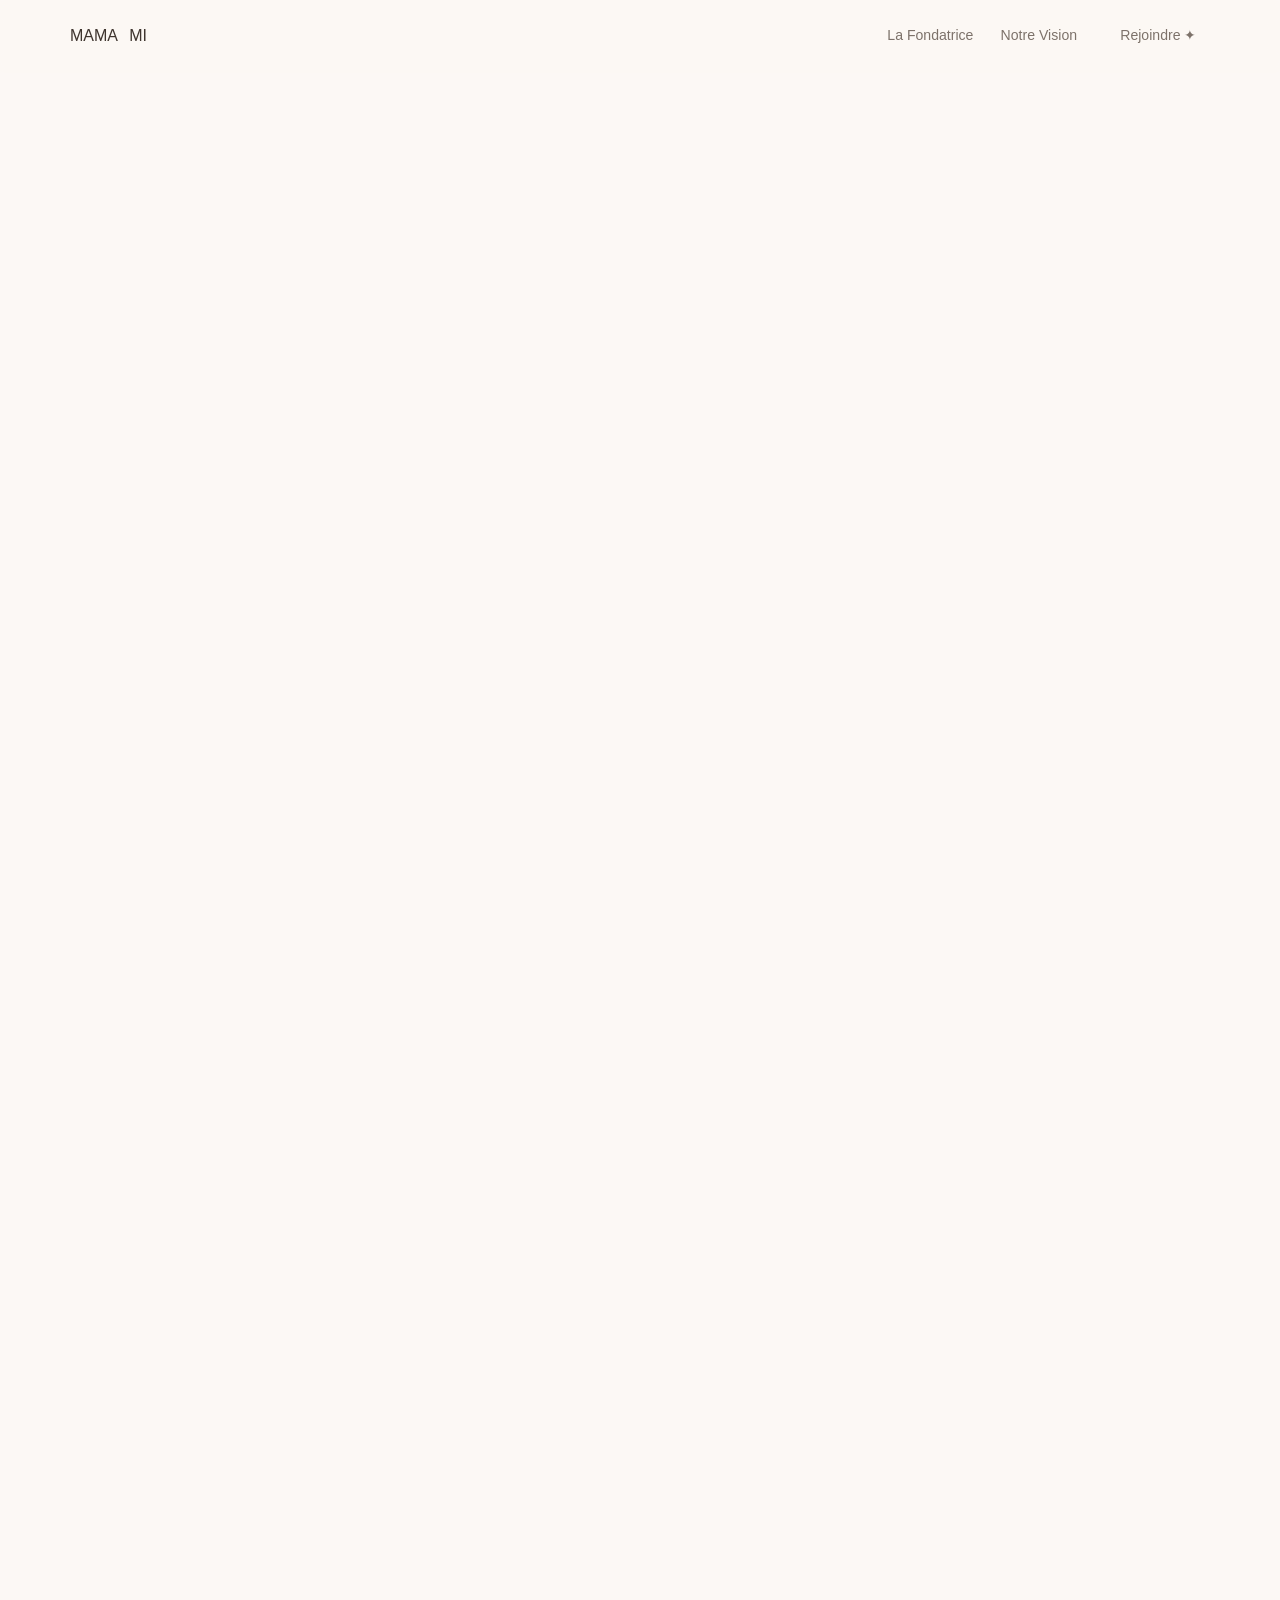
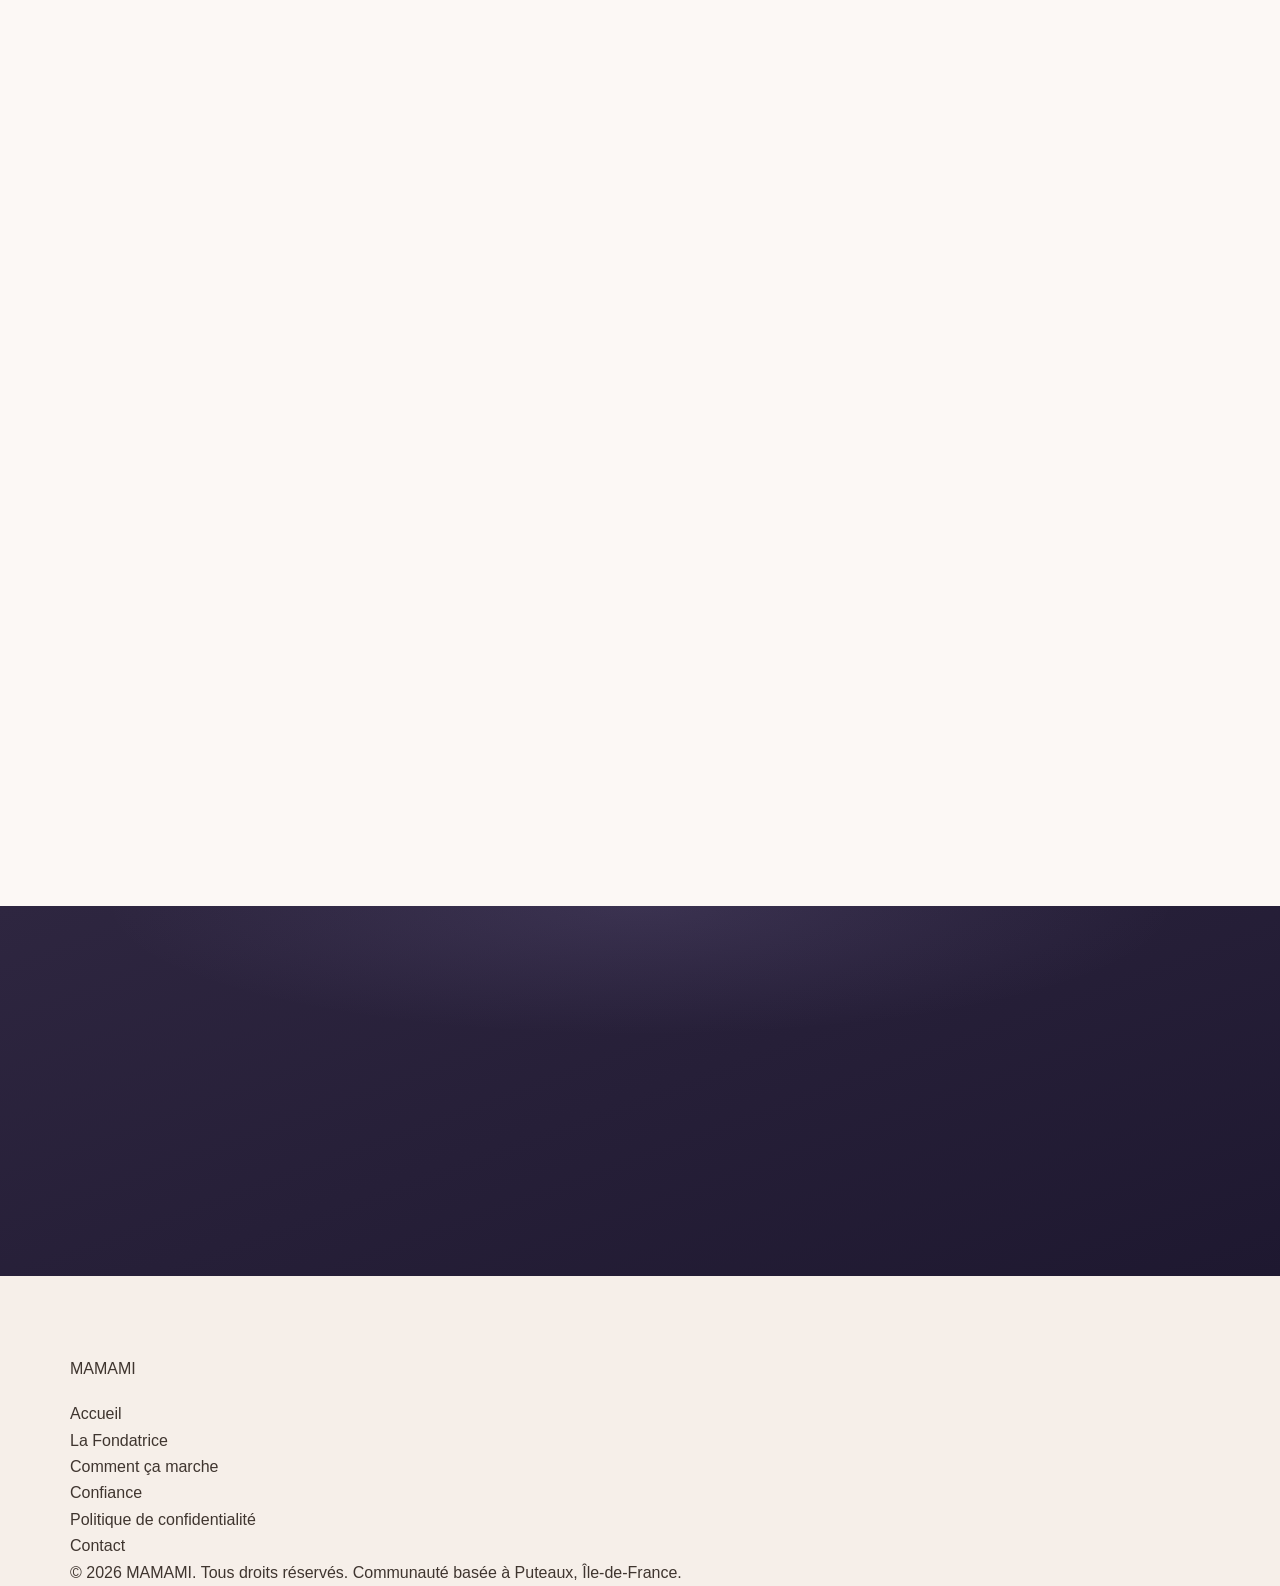
<file: vision.html>
<!DOCTYPE html>
<html lang="fr">

<head>
    <meta charset="UTF-8">
    <meta name="viewport" content="width=device-width, initial-scale=1.0">
    <title>Notre Vision — MAMAMI</title>
    <meta name="description"
        content="Découvrez la vision de MAMAMI : transformer l'isolement des mamans solos en force collective grâce à une économie d'entraide vérifiée.">
    <meta name="theme-color" content="#C4704B">
    <link rel="stylesheet" href="css/style.css">
    <link rel="icon"
        href="data:image/svg+xml,<svg xmlns='http://www.w3.org/2000/svg' viewBox='0 0 100 100'><text y='.9em' font-size='90'>🤝</text></svg>">
</head>

<body>

    <!-- ===== NAVIGATION ===== -->
    <nav class="nav" id="nav">
        <div class="container nav__inner">
            <a href="/" class="nav__logo">MAMA<span>MI</span></a>
            <ul class="nav__links" id="navLinks">
                <li><a href="fondatrice.html">La Fondatrice</a></li>
                <li><a href="vision.html">Notre Vision</a></li>
                <li><a href="index.html#rejoindre" class="nav__cta">Rejoindre ✦</a></li>
            </ul>
            <button class="nav__toggle" id="navToggle" aria-label="Menu">
                <span></span><span></span><span></span>
            </button>
        </div>
    </nav>

    <!-- ===== STORY / MISSION ===== -->
    <section class="story">
        <div class="container">
            <div class="story__content reveal">
                <span class="label">Notre histoire</span>
                <h1>Pourquoi MAMAMI existe</h1>
                <p class="story__lead">
                    Dans les villages d'Anatolie, il existe une tradition millénaire appelée <strong>imece</strong> —
                    l'entraide collective. Les voisins se réunissent pour moissonner, construire, préparer. Ce que
                    personne ne peut accomplir seul, le groupe l'accomplit ensemble.
                </p>
                <p class="story__lead">
                    MAMAMI transpose cette philosophie dans la vie des mamans solos. Pas de charité. Pas de pitié. Un
                    système structuré où chacune contribue et reçoit — avec dignité.
                </p>

                <div class="story__quote">
                    <p>« Je suis maman solo. J'ai construit MAMAMI parce que j'ai vécu exactement ce que vivent des
                        millions de mères : l'impossible équation entre le travail, les enfants, et l'absence de
                        village. MAMAMI est le village que j'aurais voulu avoir. »</p>
                </div>
            </div>
        </div>
    </section>

    <!-- ===== MARKET OPPORTUNITY ===== -->
    <section class="pillars" id="marche" style="background: var(--color-bg-warm);">
        <div class="container">
            <div class="section-header reveal">
                <span class="label">Opportunité de marché</span>
                <h2>Un marché massif, sous-desservi, en croissance</h2>
                <p>Les familles monoparentales représentent le segment démographique à la plus forte croissance en
                    Europe.</p>
            </div>

            <div class="market__grid">
                <div class="market__card reveal reveal-delay-1">
                    <span class="number">$60Md</span>
                    <span class="unit">TAM</span>
                    <p>Dépense annuelle mondiale des parents solos en services de garde et soutien</p>
                </div>

                <div class="market__card reveal reveal-delay-2">
                    <span class="number">$12Md</span>
                    <span class="unit">SAM</span>
                    <p>Marché européen de la garde d'enfants digitale et des services parentaux</p>
                </div>

                <div class="market__card reveal reveal-delay-3">
                    <span class="number">$1,5Md</span>
                    <span class="unit">SOM</span>
                    <p>Cible initiale : France et UE francophone</p>
                </div>

                <div class="market__card reveal">
                    <span class="number">7%</span>
                    <span class="unit">CAGR</span>
                    <p>Croissance annuelle du nombre de familles monoparentales en Europe</p>
                </div>
            </div>
        </div>
    </section>

    <!-- ===== BUSINESS MODEL ===== -->
    <section class="pillars" id="modele">
        <div class="container">
            <div class="section-header reveal">
                <span class="label">Modèle économique</span>
                <h2>De l'économie de Mamains aux licences entreprises</h2>
                <p>Un modèle en deux phases qui génère de la valeur dès le premier jour et scale avec les entreprises.
                </p>
            </div>

            <div class="model__flow reveal">
                <div class="model__step">
                    <h3>Phase 1</h3>
                    <h3>Économie de Mamains</h3>
                    <p>Les mamans gagnent des Mamains en aidant d'autres mamans, ou achètent des Mamains directement.
                        L'économie interne s'auto-alimente.</p>
                </div>
                <div class="model__arrow">→</div>
                <div class="model__step">
                    <h3>Phase 2</h3>
                    <h3>Licences entreprises</h3>
                    <p>Les entreprises offrent des Mamains gratuits à leurs employées mamans solos. Elles payent une
                        licence par employée. Réduit l'absentéisme, améliore la rétention.</p>
                </div>
                <div class="model__arrow">→</div>
                <div class="model__step">
                    <h3>Impact</h3>
                    <h3>Scalabilité</h3>
                    <p>Chaque entreprise cliente amène des centaines de nouvelles membres vérifiées. Le réseau grandit
                        avec chaque contrat B2B.</p>
                </div>
            </div>
        </div>
    </section>

    <!-- ===== BENCHMARK ===== -->
    <section class="benchmark" id="benchmark" style="background: var(--color-bg-warm);">
        <div class="container">
            <div class="section-header reveal">
                <span class="label">Benchmark</span>
                <h2>Positionnement compétitif</h2>
                <p>Comment MAMAMI se différencie structurellement des solutions existantes sur le marché français.</p>
            </div>

            <div class="benchmark__table-wrap reveal">
                <table class="benchmark__table">
                    <thead>
                        <tr>
                            <th>Capacité</th>
                            <th class="benchmark__highlight">MAMAMI</th>
                            <th>Plateformes de découverte sociale</th>
                            <th>Apps communauté + rencontres</th>
                            <th>Services de télé-support professionnel</th>
                        </tr>
                    </thead>
                    <tbody>
                        <tr>
                            <td>Échange de garde entre pairs</td>
                            <td class="benchmark__highlight"><span class="check">✓</span> Système de Mamains
                                propriétaire</td>
                            <td><span class="cross">✗</span></td>
                            <td><span class="cross">✗</span></td>
                            <td><span class="cross">✗</span></td>
                        </tr>
                        <tr>
                            <td>Vérification des membres</td>
                            <td class="benchmark__highlight"><span class="check">✓</span> Entretien + documents +
                                références</td>
                            <td><span class="cross">✗</span> Profils auto-déclarés</td>
                            <td><span class="cross">✗</span> Profils auto-déclarés</td>
                            <td><span class="partial">◐</span> Experts vérifiés uniquement</td>
                        </tr>
                        <tr>
                            <td>Économie d'entraide réciproque</td>
                            <td class="benchmark__highlight"><span class="check">✓</span> Gagner et dépenser des Mamains
                            </td>
                            <td><span class="cross">✗</span></td>
                            <td><span class="cross">✗</span></td>
                            <td><span class="cross">✗</span></td>
                        </tr>
                        <tr>
                            <td>Accompagnement expert</td>
                            <td class="benchmark__highlight"><span class="check">✓</span> Juridique, financier,
                                psychologique</td>
                            <td><span class="cross">✗</span></td>
                            <td><span class="cross">✗</span></td>
                            <td><span class="check">✓</span> Par session</td>
                        </tr>
                        <tr>
                            <td>Programme entreprises</td>
                            <td class="benchmark__highlight"><span class="check">✓</span> Licences B2B</td>
                            <td><span class="cross">✗</span></td>
                            <td><span class="cross">✗</span></td>
                            <td><span class="cross">✗</span></td>
                        </tr>
                    </tbody>
                </table>
            </div>
        </div>
    </section>

    <!-- ===== TRACTION ===== -->
    <section>
        <div class="container">
            <div class="section-header reveal">
                <span class="label">Signaux précoces</span>
                <h2>Demande organique forte, zéro budget marketing</h2>
            </div>

            <div class="traction__grid">
                <div class="traction__card reveal reveal-delay-1">
                    <span class="number">2 000+</span>
                    <span class="label">Liste d'attente organique</span>
                    <p>Inscriptions à travers la France, portées uniquement par le bouche-à-oreille et les
                        recommandations communautaires.</p>
                </div>

                <div class="traction__card reveal reveal-delay-2">
                    <span class="number">85%</span>
                    <span class="label">Rétention hebdomadaire (pilote)</span>
                    <p>Données du groupe bêta initial. Rétention mesurée comme connexion hebdomadaire active sur le
                        groupe pilote.</p>
                </div>

                <div class="traction__card reveal reveal-delay-3">
                    <span class="number">98%</span>
                    <span class="label">Amélioration du bien-être (auto-rapporté)</span>
                    <p>Les participantes du pilote rapportent une amélioration significative de leur réseau de soutien
                        et de leur bien-être mental.</p>
                </div>
            </div>
        </div>
    </section>

    <!-- ===== GROWTH CULTURE ===== -->
    <section style="background: var(--color-bg-warm);">
        <div class="container">
            <div class="section-header reveal">
                <span class="label">Notre culture de croissance</span>
                <h2>Chaque maman compte. Littéralement.</h2>
            </div>

            <div class="trust__content" style="margin-top: var(--space-xl);">
                <div class="trust__promise reveal" style="width: 100%; max-width: 600px; margin: 0 auto;">
                    <h3>La règle des 10</h3>
                    <p>Toutes les 10 nouvelles membres, la fondatrice organise un appel vidéo collectif avec la cohorte.
                        Pas de croissance sauvage. Chaque groupe est intégré avec soin, chaque voix est entendue, chaque
                        retour est pris en compte.</p>
                    <div class="trust__promise-badge">
                        📹 Un appel fondatrice tous les 10 membres
                    </div>
                </div>
            </div>
        </div>
    </section>

    <!-- ===== VISION CTA ===== -->
    <section class="waitlist-cta">
        <div class="container text-center">
            <div class="reveal">
                <h2>Rejoignez le mouvement</h2>
                <p class="subtitle">Investisseurs, partenaires, ou simplement alignées avec notre mission — parlons-en.
                </p>
            </div>
            <div class="reveal"
                style="display: flex; gap: 1rem; justify-content: center; flex-wrap: wrap; margin-top: var(--space-lg);">
                <a href="mailto:contact@mamami.fr" class="btn btn--primary btn--large btn--glow">Nous contacter</a>
                <a href="index.html#rejoindre" class="btn btn--secondary btn--large"
                    style="border-color: rgba(255,255,255,0.3); color: var(--color-white);">Rejoindre la liste
                    d'attente</a>
            </div>
        </div>
    </section>

    <!-- ===== FOOTER ===== -->
    <footer class="footer">
        <div class="container footer__inner">
            <a href="/" class="footer__logo">MAMAMI</a>
            <ul class="footer__links">
                <li><a href="index.html">Accueil</a></li>
                <li><a href="fondatrice.html">La Fondatrice</a></li>
                <li><a href="index.html#comment-ca-marche">Comment ça marche</a></li>
                <li><a href="index.html#confiance">Confiance</a></li>
                <li><a href="politique-de-confidentialite.html">Politique de confidentialité</a></li>
                <li><a href="mailto:contact@mamami.fr">Contact</a></li>
            </ul>
            <p class="footer__copy">© 2026 MAMAMI. Tous droits réservés. Communauté basée à Puteaux, Île-de-France.</p>
        </div>
    </footer>

    <script src="js/main.js"></script>
</body>

</html>
</file>
<file: css/style.css>
/* ============================================================
   MAMAMI — Design System
   Soft Parisian aesthetic: lavender · peach · sage · warm beige
   ============================================================ */

/* ===== DESIGN TOKENS ===== */
:root {
  --bg:              #FCF8F5;
  --bg-beige:        #F6EFE9;
  --lavender:        #B7A6E6;
  --lavender-hover:  #9C8BDB;
  --lavender-deep:   #8070CF;
  --lavender-light:  rgba(183,166,230,.13);
  --lavender-xlight: rgba(183,166,230,.07);
  --peach:           #F4D6C8;
  --dusty-pink:      #EAC7C1;
  --sage:            #D8E2D0;
  --text:            #3F352F;
  --text-secondary:  #7D726A;
  --text-light:      #A89C96;
  --border:          #E9DED7;
  --white:           #FFFFFF;

  --font-serif: 'Cormorant Garamond', Georgia, serif;
  --font-sans:  'Inter', -apple-system, BlinkMacSystemFont, sans-serif;

  --radius-sm:   8px;
  --radius-md:   16px;
  --radius-lg:   28px;
  --radius-xl:   40px;
  --radius-pill: 999px;

  --shadow-soft: 0 4px 24px rgba(63,53,47,.07);
  --shadow-card: 0 8px 36px rgba(63,53,47,.09);

  --transition: 220ms ease;
}

/* ===== RESET ===== */
*, *::before, *::after { box-sizing: border-box; margin: 0; padding: 0; }
html { scroll-behavior: smooth; -webkit-text-size-adjust: 100%; }
body {
  font-family: var(--font-sans);
  background: var(--bg);
  color: var(--text);
  font-size: 16px;
  line-height: 1.65;
  overflow-x: hidden;
}
img { display: block; max-width: 100%; }
a { color: inherit; text-decoration: none; }
ul { list-style: none; }
button { border: none; background: none; cursor: pointer; font: inherit; }
input, textarea, select { font: inherit; }

/* ===== LAYOUT ===== */
.container {
  width: min(1140px, 100% - 3rem);
  margin-inline: auto;
}

/* ===== TYPOGRAPHY ===== */
h1, h2, h3, h4 {
  font-family: var(--font-serif);
  font-weight: 400;
  line-height: 1.18;
  letter-spacing: -.01em;
}
h1 { font-size: clamp(2.5rem, 5.5vw, 4rem); }
h2 { font-size: clamp(1.9rem, 3.8vw, 2.9rem); }
h3 { font-size: clamp(1.25rem, 2vw, 1.6rem); }
h4 { font-size: 1.1rem; }

em { font-style: italic; color: var(--lavender-deep); }
strong { font-weight: 600; }

.overline {
  display: inline-block;
  font-family: var(--font-sans);
  font-size: .78rem;
  font-weight: 500;
  letter-spacing: .12em;
  text-transform: uppercase;
  color: var(--lavender-deep);
  margin-bottom: 1rem;
}

.section-header {
  text-align: center;
  max-width: 660px;
  margin: 0 auto 3.5rem;
}
.section-header h2 { margin-bottom: .7rem; }
.section-header__sub {
  color: var(--text-secondary);
  font-size: 1.05rem;
  margin-top: .75rem;
}

/* ===== BUTTONS ===== */
.btn {
  display: inline-flex;
  align-items: center;
  justify-content: center;
  gap: .4rem;
  padding: .78rem 1.85rem;
  font-family: var(--font-sans);
  font-size: .9rem;
  font-weight: 500;
  transition: background var(--transition), color var(--transition),
              box-shadow var(--transition), transform var(--transition);
}
.btn--pill { border-radius: var(--radius-pill); }
.btn--lg   { padding: .92rem 2.2rem; font-size: .95rem; }

.btn--lavender {
  background: var(--lavender);
  color: var(--white);
}
.btn--lavender:hover {
  background: var(--lavender-hover);
  box-shadow: 0 6px 20px rgba(183,166,230,.4);
  transform: translateY(-1px);
}
.btn--ghost {
  background: transparent;
  color: var(--text-secondary);
  border: 1.5px solid var(--border);
}
.btn--ghost:hover {
  border-color: var(--lavender);
  color: var(--lavender-deep);
  background: var(--lavender-xlight);
}
.btn--outline {
  background: transparent;
  color: var(--lavender-deep);
  border: 1.5px solid var(--lavender);
}
.btn--outline:hover {
  background: var(--lavender-xlight);
  box-shadow: 0 4px 14px rgba(183,166,230,.22);
  transform: translateY(-1px);
}
.btn--white {
  background: var(--white);
  color: var(--lavender-deep);
}
.btn--white:hover {
  background: rgba(255,255,255,.92);
  box-shadow: 0 6px 20px rgba(0,0,0,.15);
  transform: translateY(-1px);
}

/* ===== SCROLL REVEAL ===== */
.reveal {
  opacity: 0;
  transform: translateY(28px);
  transition: opacity .72s cubic-bezier(.22,.68,0,1.2),
              transform .72s cubic-bezier(.22,.68,0,1.2);
}
.reveal.in-view {
  opacity: 1;
  transform: none;
}
.reveal-delay-1 { transition-delay: .10s; }
.reveal-delay-2 { transition-delay: .20s; }
.reveal-delay-3 { transition-delay: .30s; }

/* ===== FLOATING BG BLOBS ===== */
.bg-blobs { position: fixed; inset: 0; pointer-events: none; z-index: 0; overflow: hidden; }
.bg-blob {
  position: absolute;
  border-radius: 50%;
  filter: blur(80px);
  opacity: .55;
  animation: blob-drift 22s ease-in-out infinite;
}
.bg-blob--1 {
  width: 520px; height: 520px;
  background: radial-gradient(circle, rgba(183,166,230,.22) 0%, transparent 70%);
  top: -140px; left: -100px;
  animation-delay: 0s;
}
.bg-blob--2 {
  width: 400px; height: 400px;
  background: radial-gradient(circle, rgba(244,214,200,.28) 0%, transparent 70%);
  top: 30%; right: -100px;
  animation-delay: -7s;
}
.bg-blob--3 {
  width: 450px; height: 450px;
  background: radial-gradient(circle, rgba(216,226,208,.2) 0%, transparent 70%);
  bottom: -100px; left: 30%;
  animation-delay: -14s;
}
@keyframes blob-drift {
  0%, 100% { transform: translate(0, 0) scale(1); }
  33%       { transform: translate(30px, -40px) scale(1.06); }
  66%       { transform: translate(-20px, 30px) scale(.95); }
}

/* ===== NAVIGATION ===== */
.nav {
  position: fixed;
  top: 0; left: 0; right: 0;
  z-index: 100;
  backdrop-filter: blur(16px) saturate(160%);
  -webkit-backdrop-filter: blur(16px) saturate(160%);
  background: rgba(252,248,245,.82);
  border-bottom: 1px solid transparent;
  transition: border-color var(--transition), box-shadow var(--transition);
}
.nav.scrolled {
  border-color: var(--border);
  box-shadow: 0 2px 18px rgba(63,53,47,.06);
}
.nav__inner {
  display: flex;
  align-items: center;
  gap: 2rem;
  height: 72px;
}

.nav__logo {
  display: flex;
  align-items: center;
  gap: .7rem;
  flex-shrink: 0;
}
.nav__logo-mark { flex-shrink: 0; }
.nav__logo-text {
  display: flex;
  flex-direction: column;
  line-height: 1.1;
}
.nav__logo-line1 {
  font-family: var(--font-serif);
  font-size: 1.08rem;
  font-weight: 400;
  color: var(--text);
  letter-spacing: -.005em;
}
.nav__logo-line2 {
  font-family: var(--font-serif);
  font-size: .88rem;
  font-style: italic;
  color: var(--text-secondary);
  letter-spacing: .01em;
}

.nav__links {
  display: flex;
  gap: 0;
  margin-left: auto;
}
.nav__links a {
  font-size: .88rem;
  font-weight: 400;
  color: var(--text-secondary);
  padding: .4rem .85rem;
  border-radius: var(--radius-pill);
  transition: color var(--transition), background var(--transition);
}
.nav__links a:hover {
  color: var(--text);
  background: var(--lavender-xlight);
}

.nav__cta { margin-left: 1rem; flex-shrink: 0; }

.nav__toggle {
  display: none;
  flex-direction: column;
  gap: 5px;
  width: 28px;
  padding: 2px;
  margin-left: auto;
}
.nav__toggle span {
  display: block;
  height: 1.5px;
  background: var(--text);
  border-radius: 2px;
  transition: all var(--transition);
}
.nav__toggle.open span:nth-child(1) { transform: translateY(6.5px) rotate(45deg); }
.nav__toggle.open span:nth-child(2) { opacity: 0; }
.nav__toggle.open span:nth-child(3) { transform: translateY(-6.5px) rotate(-45deg); }

/* ===== WAVE DIVIDER ===== */
.wave-divider { line-height: 0; overflow: hidden; }
.wave-divider svg { display: block; width: 100%; height: 70px; }
.wave-divider--flip { background: var(--bg-beige); }
.wave-divider--flip svg { transform: scaleX(-1); }

/* ===== HERO ===== */
.hero {
  position: relative;
  padding: calc(72px + 5rem) 0 4rem;
  min-height: 92vh;
  display: flex;
  align-items: center;
  z-index: 1;
}
.hero__grid {
  display: grid;
  grid-template-columns: 1fr 1fr;
  gap: 5rem;
  align-items: center;
}

.hero__content { max-width: 540px; }
.hero__headline {
  font-size: clamp(2.6rem, 5vw, 3.8rem);
  line-height: 1.12;
  color: var(--text);
  margin-bottom: 1.4rem;
}
.hero__headline em {
  display: block;
  font-style: italic;
  color: var(--lavender-deep);
}
.hero__body {
  font-size: 1.08rem;
  color: var(--text-secondary);
  margin-bottom: 2.2rem;
  max-width: 460px;
  line-height: 1.7;
}
.hero__actions {
  display: flex;
  flex-wrap: wrap;
  gap: .85rem;
  margin-bottom: 2.4rem;
}

.hero__proof {
  display: flex;
  align-items: center;
  gap: 1rem;
}
.avatars { display: flex; }
.avatar {
  width: 34px; height: 34px;
  border-radius: 50%;
  border: 2.5px solid var(--white);
  margin-left: -9px;
  flex-shrink: 0;
}
.avatars .avatar:first-child { margin-left: 0; }

.hero__proof-badge {
  display: inline-flex;
  align-items: center;
  gap: .5rem;
  font-size: .82rem;
  font-weight: 500;
  color: var(--text-secondary);
  background: rgba(255,255,255,.72);
  border: 1px solid var(--border);
  padding: .38rem .9rem;
  border-radius: var(--radius-pill);
  backdrop-filter: blur(8px);
}
.pulse {
  display: inline-block;
  width: 7px; height: 7px;
  border-radius: 50%;
  background: #6BC078;
  box-shadow: 0 0 0 0 rgba(107,192,120,.55);
  animation: pulse-ring 1.8s ease-out infinite;
}
@keyframes pulse-ring {
  0%   { box-shadow: 0 0 0 0 rgba(107,192,120,.55); }
  70%  { box-shadow: 0 0 0 7px rgba(107,192,120,0); }
  100% { box-shadow: 0 0 0 0 rgba(107,192,120,0); }
}

/* Hero right visual */
.hero__visual {
  position: relative;
  display: flex;
  align-items: center;
  justify-content: center;
  min-height: 480px;
}
.hero__deco-blob {
  position: absolute;
  border-radius: 50%;
  filter: blur(42px);
}
.hero__deco-blob--peach {
  width: 260px; height: 260px;
  background: rgba(244,214,200,.65);
  top: -40px; right: 10px;
}
.hero__deco-blob--lavender {
  width: 200px; height: 200px;
  background: rgba(183,166,230,.48);
  bottom: 10px; left: 20px;
}
.hero__img-frame {
  position: relative;
  z-index: 2;
  width: 380px; height: 440px;
  border-radius: 62% 38% 55% 45% / 48% 52% 48% 52%;
  overflow: hidden;
  animation: morph-frame 14s ease-in-out infinite;
  box-shadow: 0 24px 64px rgba(63,53,47,.14);
}
.hero__img {
  width: 100%; height: 100%;
  object-fit: cover;
  object-position: center;
}
@keyframes morph-frame {
  0%   { border-radius: 62% 38% 55% 45% / 48% 52% 48% 52%; }
  33%  { border-radius: 45% 55% 42% 58% / 55% 45% 55% 45%; }
  66%  { border-radius: 58% 42% 66% 34% / 42% 58% 42% 58%; }
  100% { border-radius: 62% 38% 55% 45% / 48% 52% 48% 52%; }
}
.hero__leaf {
  position: absolute;
  width: 65px;
  right: -10px;
  top: 50%;
  transform: translateY(-50%);
  z-index: 3;
  opacity: .75;
}
.hero__dots {
  position: absolute;
  width: 90px;
  top: 16px;
  right: 54px;
  z-index: 1;
  opacity: .8;
}
.hero__heart-deco {
  position: absolute;
  top: 28px;
  left: 28px;
  z-index: 3;
  animation: float-heart 4s ease-in-out infinite;
}
@keyframes float-heart {
  0%, 100% { transform: translateY(0); }
  50%       { transform: translateY(-8px); }
}

/* ===== MISSION ===== */
.mission {
  background: var(--bg-beige);
  padding: 6rem 0;
}
.mission__grid {
  display: grid;
  grid-template-columns: 1fr 1fr;
  gap: 5rem;
  align-items: center;
}
.mission__visual {
  position: relative;
  display: flex;
  align-items: center;
  justify-content: center;
  min-height: 400px;
}
.mission__watercolor {
  position: absolute;
  width: 300px; height: 300px;
  border-radius: 60% 40% 50% 50% / 50% 55% 45% 50%;
  background: linear-gradient(135deg, rgba(244,214,200,.55) 0%, rgba(183,166,230,.25) 100%);
  left: 50%; top: 50%;
  transform: translate(-50%, -50%);
}
.mission__artwork { position: relative; z-index: 1; width: 260px; }
.mission__content { max-width: 480px; }
.mission__content h2  { margin-bottom: 1.2rem; }
.mission__content p   { color: var(--text-secondary); margin-bottom: 2rem; line-height: 1.75; }

/* ===== FEATURES ===== */
.features {
  background: var(--bg);
  padding: 6rem 0;
}
.features__grid {
  display: grid;
  grid-template-columns: repeat(4, 1fr);
  gap: 1.5rem;
}
.feature-card {
  background: var(--white);
  border-radius: var(--radius-lg);
  padding: 2.2rem 1.6rem;
  box-shadow: var(--shadow-soft);
  border: 1px solid rgba(233,222,215,.6);
  transition: transform var(--transition), box-shadow var(--transition);
}
.feature-card:hover {
  transform: translateY(-5px);
  box-shadow: var(--shadow-card);
}
.feature-card__icon-wrap {
  width: 56px; height: 56px;
  border-radius: 50%;
  display: flex;
  align-items: center;
  justify-content: center;
  margin-bottom: 1.4rem;
}
.feature-card h3 {
  font-size: 1.15rem;
  margin-bottom: .65rem;
  line-height: 1.25;
}
.feature-card p {
  font-size: .88rem;
  color: var(--text-secondary);
  line-height: 1.6;
}

/* ===== HOW IT WORKS ===== */
.howworks {
  background: var(--bg-beige);
  padding: 6rem 0;
}
.pillars__grid {
  display: grid;
  grid-template-columns: repeat(3, 1fr);
  gap: 1.5rem;
}
.pillar-card {
  background: var(--white);
  border-radius: var(--radius-lg);
  padding: 2.4rem;
  box-shadow: var(--shadow-soft);
  border: 1px solid rgba(233,222,215,.5);
  transition: transform var(--transition), box-shadow var(--transition);
}
.pillar-card:hover {
  transform: translateY(-4px);
  box-shadow: var(--shadow-card);
}
.pillar-card__tag {
  display: inline-block;
  font-size: .7rem;
  font-weight: 600;
  letter-spacing: .1em;
  text-transform: uppercase;
  color: var(--lavender-deep);
  background: var(--lavender-light);
  padding: .28rem .8rem;
  border-radius: var(--radius-pill);
  margin-bottom: 1.2rem;
}
.pillar-card__icon { font-size: 2rem; margin-bottom: 1rem; }
.pillar-card h3 { font-size: 1.3rem; margin-bottom: .7rem; }
.pillar-card > p {
  color: var(--text-secondary);
  font-size: .9rem;
  margin-bottom: 1.2rem;
  line-height: 1.65;
}
.pillar-card__list { display: flex; flex-direction: column; gap: .5rem; }
.pillar-card__list li {
  font-size: .83rem;
  color: var(--text-secondary);
  padding-left: 1.1rem;
  position: relative;
  line-height: 1.4;
}
.pillar-card__list li::before {
  content: '';
  position: absolute;
  left: 0; top: .48em;
  width: 5px; height: 5px;
  border-radius: 50%;
  background: var(--lavender);
}

/* ===== TESTIMONIALS ===== */
.testimonials {
  background: var(--bg);
  padding: 6rem 0;
  position: relative;
  overflow: hidden;
}
.testimonials__bg-leaf {
  position: absolute;
  width: 200px;
  right: -60px; top: 50%;
  transform: translateY(-50%);
  opacity: .35;
}
.testimonials__grid {
  display: grid;
  grid-template-columns: repeat(3, 1fr);
  gap: 1.5rem;
}
.testi-card {
  background: var(--white);
  border-radius: var(--radius-lg);
  padding: 2.4rem;
  box-shadow: var(--shadow-soft);
  border: 1px solid rgba(233,222,215,.5);
  transition: transform var(--transition), box-shadow var(--transition);
}
.testi-card:hover {
  transform: translateY(-4px);
  box-shadow: var(--shadow-card);
}
.testi-card__quote {
  font-family: var(--font-serif);
  font-size: 3rem;
  line-height: 1;
  color: rgba(183,166,230,.3);
  margin-bottom: .6rem;
}
.testi-card__text {
  font-style: italic;
  font-family: var(--font-serif);
  font-size: 1.05rem;
  color: var(--text-secondary);
  line-height: 1.65;
  margin-bottom: 1.6rem;
}
.testi-card__author { display: flex; align-items: center; gap: .85rem; }
.testi-card__avatar { width: 40px; height: 40px; border-radius: 50%; flex-shrink: 0; }
.testi-card__author strong {
  display: block;
  font-family: var(--font-sans);
  font-size: .9rem;
  font-weight: 600;
  color: var(--text);
}
.testi-card__author span { font-size: .78rem; color: var(--text-light); }

.testimonials__dots {
  display: flex;
  justify-content: center;
  gap: .5rem;
  margin-top: 2.5rem;
}
.dot {
  width: 8px; height: 8px;
  border-radius: 50%;
  background: var(--border);
  transition: background var(--transition), width var(--transition);
}
.dot--active { background: var(--lavender); width: 22px; border-radius: 4px; }

/* ===== COMMUNITY BANNER ===== */
.banner { padding: 3rem 0; }
.banner__inner {
  position: relative;
  background: linear-gradient(140deg, #8070CF 0%, #B7A6E6 55%, #9C8BDB 100%);
  border-radius: var(--radius-xl);
  padding: 4rem 5rem;
  display: grid;
  grid-template-columns: 1fr 1.3fr;
  gap: 3rem;
  align-items: center;
  overflow: hidden;
}
.banner__deco-1, .banner__deco-2 {
  position: absolute;
  border-radius: 50%;
  pointer-events: none;
}
.banner__deco-1 {
  width: 300px; height: 300px;
  background: rgba(255,255,255,.06);
  top: -80px; left: -80px;
}
.banner__deco-2 {
  width: 200px; height: 200px;
  background: rgba(255,255,255,.05);
  bottom: -60px; right: 160px;
}
.banner__visual { position: relative; z-index: 1; }
.banner__hands { width: 160px; height: 160px; margin: 0 auto; }
.banner__hands svg { width: 100%; height: 100%; }
.banner__content { position: relative; z-index: 1; }
.banner__content h2 {
  color: var(--white);
  font-size: clamp(1.6rem, 2.8vw, 2.2rem);
  margin-bottom: .9rem;
}
.banner__content p {
  color: rgba(255,255,255,.82);
  margin-bottom: 2rem;
  font-size: 1rem;
  line-height: 1.65;
}

/* ===== BLOG ===== */
.blog {
  background: var(--bg-beige);
  padding: 6rem 0;
}
.blog__grid {
  display: grid;
  grid-template-columns: repeat(3, 1fr);
  gap: 1.5rem;
  margin-bottom: 2.5rem;
}
.blog-card {
  background: var(--white);
  border-radius: var(--radius-lg);
  overflow: hidden;
  box-shadow: var(--shadow-soft);
  border: 1px solid rgba(233,222,215,.5);
  transition: transform var(--transition), box-shadow var(--transition);
}
.blog-card:hover {
  transform: translateY(-5px);
  box-shadow: var(--shadow-card);
}
.blog-card__visual {
  height: 180px;
  position: relative;
  display: flex;
  align-items: flex-end;
  padding: 1rem 1.2rem;
}
.blog-card__tag {
  display: inline-block;
  font-size: .72rem;
  font-weight: 600;
  letter-spacing: .08em;
  text-transform: uppercase;
  color: var(--text);
  background: rgba(255,255,255,.82);
  padding: .3rem .8rem;
  border-radius: var(--radius-pill);
  backdrop-filter: blur(8px);
}
.blog-card__body { padding: 1.5rem; }
.blog-card__body h3 {
  font-size: 1.1rem;
  line-height: 1.35;
  margin-bottom: 1rem;
  color: var(--text);
}
.blog-card__link {
  font-size: .85rem;
  font-weight: 600;
  color: var(--lavender-deep);
}
.blog-card__link:hover { opacity: .75; }
.blog__cta { text-align: center; }

/* ===== NEWSLETTER ===== */
.newsletter {
  background: var(--bg);
  padding: 4rem 0;
}
.newsletter__inner {
  background: var(--white);
  border-radius: var(--radius-xl);
  padding: 2.8rem 3.5rem;
  display: flex;
  align-items: center;
  gap: 2.5rem;
  box-shadow: var(--shadow-soft);
  border: 1px solid rgba(233,222,215,.5);
}
.newsletter__icon-wrap {
  width: 52px; height: 52px;
  border-radius: 50%;
  background: rgba(244,214,200,.25);
  display: flex;
  align-items: center;
  justify-content: center;
  flex-shrink: 0;
}
.newsletter__copy { flex: 1; }
.newsletter__copy h2 { font-size: 1.5rem; margin-bottom: .3rem; }
.newsletter__copy p  { color: var(--text-secondary); font-size: .9rem; }
.newsletter__form {
  display: flex;
  gap: .6rem;
  flex-shrink: 0;
}
.newsletter__form input {
  padding: .72rem 1.2rem;
  border: 1.5px solid var(--border);
  border-radius: var(--radius-pill);
  font-size: .88rem;
  color: var(--text);
  background: var(--bg);
  width: 240px;
  transition: border-color var(--transition);
  outline: none;
}
.newsletter__form input:focus { border-color: var(--lavender); }

/* ===== WAITLIST CTA ===== */
.waitlist-cta {
  background: linear-gradient(160deg, #2E2640 0%, #1E1830 100%);
  padding: 7rem 0;
  text-align: center;
  position: relative;
  overflow: hidden;
}
.waitlist-cta::before {
  content: '';
  position: absolute; inset: 0;
  background: radial-gradient(ellipse 60% 50% at 50% 0%, rgba(183,166,230,.12) 0%, transparent 70%);
  pointer-events: none;
}
.waitlist-cta h2  { color: var(--white); margin-bottom: 1rem; }
.waitlist-cta__sub {
  color: rgba(255,255,255,.7);
  max-width: 560px;
  margin: 0 auto 2.5rem;
  line-height: 1.7;
  font-size: 1.02rem;
}
.waitlist-cta__form {
  display: flex;
  gap: .7rem;
  justify-content: center;
  flex-wrap: wrap;
  margin-bottom: 1.2rem;
}
.waitlist-cta__form input {
  padding: .88rem 1.5rem;
  border: 1.5px solid rgba(255,255,255,.2);
  border-radius: var(--radius-pill);
  background: rgba(255,255,255,.08);
  color: var(--white);
  font-size: .95rem;
  width: 280px;
  outline: none;
  backdrop-filter: blur(8px);
  transition: border-color var(--transition);
}
.waitlist-cta__form input::placeholder { color: rgba(255,255,255,.45); }
.waitlist-cta__form input:focus { border-color: var(--lavender); }
.waitlist-cta__urgency {
  color: rgba(255,255,255,.55);
  font-size: .82rem;
  margin-top: 1.6rem;
}
.waitlist-cta__urgency strong { color: rgba(255,255,255,.8); font-weight: 600; }

.form__consent {
  font-size: .78rem;
  color: var(--text-light);
  max-width: 480px;
  margin: 0 auto;
  line-height: 1.6;
}
.form__consent a { text-decoration: underline; text-underline-offset: 2px; }
.form__consent--light { color: rgba(255,255,255,.4); }
.form__consent--light a { color: rgba(255,255,255,.65); }

/* ===== FOOTER ===== */
.footer {
  background: var(--bg-beige);
  padding: 5rem 0 0;
}
.footer__grid {
  display: grid;
  grid-template-columns: 1.6fr 1fr 1fr 1fr 80px;
  gap: 3rem;
  padding-bottom: 4rem;
  align-items: start;
}
.footer__logo {
  display: flex;
  align-items: center;
  gap: .65rem;
  margin-bottom: 1.2rem;
}
.footer__tagline {
  font-size: .88rem;
  color: var(--text-secondary);
  max-width: 220px;
  line-height: 1.6;
  margin-bottom: 1.5rem;
}
.footer__social { display: flex; gap: .7rem; }
.footer__social-link {
  width: 34px; height: 34px;
  border-radius: 50%;
  background: var(--white);
  border: 1.5px solid var(--border);
  display: flex;
  align-items: center;
  justify-content: center;
  color: var(--text-secondary);
  transition: color var(--transition), border-color var(--transition), transform var(--transition);
}
.footer__social-link:hover {
  color: var(--lavender-deep);
  border-color: var(--lavender);
  transform: translateY(-2px);
}
.footer__col h4 {
  font-family: var(--font-sans);
  font-size: .78rem;
  font-weight: 600;
  letter-spacing: .1em;
  text-transform: uppercase;
  color: var(--text);
  margin-bottom: 1.2rem;
}
.footer__col ul { display: flex; flex-direction: column; gap: .65rem; }
.footer__col a {
  font-size: .88rem;
  color: var(--text-secondary);
  transition: color var(--transition);
}
.footer__col a:hover { color: var(--lavender-deep); }
.footer__deco { align-self: end; opacity: .55; }
.footer__deco svg { width: 80px; }
.footer__bottom {
  border-top: 1px solid var(--border);
  padding: 1.4rem 0;
}
.footer__bottom p {
  font-size: .8rem;
  color: var(--text-light);
  text-align: center;
}

/* ===== MOBILE NAV ===== */
@media (max-width: 900px) {
  .nav__links, .nav__cta { display: none; }
  .nav__toggle { display: flex; }
  .nav__links.open {
    display: flex;
    flex-direction: column;
    position: fixed;
    inset: 72px 0 0 0;
    background: rgba(252,248,245,.97);
    backdrop-filter: blur(20px);
    padding: 2rem 2rem 3rem;
    z-index: 99;
    gap: .3rem;
    align-items: flex-start;
  }
  .nav__links.open a {
    font-size: 1.5rem;
    font-family: var(--font-serif);
    padding: .7rem 0;
    width: 100%;
    color: var(--text);
  }
}

/* ===== RESPONSIVE ===== */
@media (max-width: 1100px) {
  .features__grid { grid-template-columns: repeat(2, 1fr); }
  .footer__grid { grid-template-columns: 1fr 1fr 1fr; gap: 2rem; }
  .footer__deco { display: none; }
}

@media (max-width: 900px) {
  .hero { padding-top: calc(72px + 3.5rem); min-height: auto; }
  .hero__grid { grid-template-columns: 1fr; gap: 3rem; }
  .hero__visual { min-height: 340px; order: -1; }
  .hero__img-frame { width: 300px; height: 340px; }
  .hero__content { max-width: 100%; }

  .mission__grid { grid-template-columns: 1fr; gap: 2.5rem; }
  .mission__visual { min-height: 260px; }

  .pillars__grid { grid-template-columns: 1fr; }
  .testimonials__grid { grid-template-columns: 1fr; }
  .blog__grid { grid-template-columns: 1fr; }

  .banner__inner {
    grid-template-columns: 1fr;
    padding: 3rem 2.5rem;
    text-align: center;
  }
  .banner__visual { display: none; }

  .newsletter__inner {
    flex-direction: column;
    text-align: center;
    padding: 2.2rem;
    gap: 1.5rem;
  }
  .newsletter__form { width: 100%; flex-direction: column; }
  .newsletter__form input { width: 100%; }
}

@media (max-width: 680px) {
  .hero__actions { flex-direction: column; }
  .hero__actions .btn { width: 100%; }
  .features__grid { grid-template-columns: 1fr; }
  .footer__grid { grid-template-columns: 1fr; }
  .hero__img-frame { width: 260px; height: 300px; }
  .banner__inner { padding: 2.5rem 1.8rem; }
  .waitlist-cta__form input { width: 100%; }
  .waitlist-cta__form { flex-direction: column; align-items: center; }
  .waitlist-cta__form .btn { width: 100%; max-width: 320px; }
}
</file>
